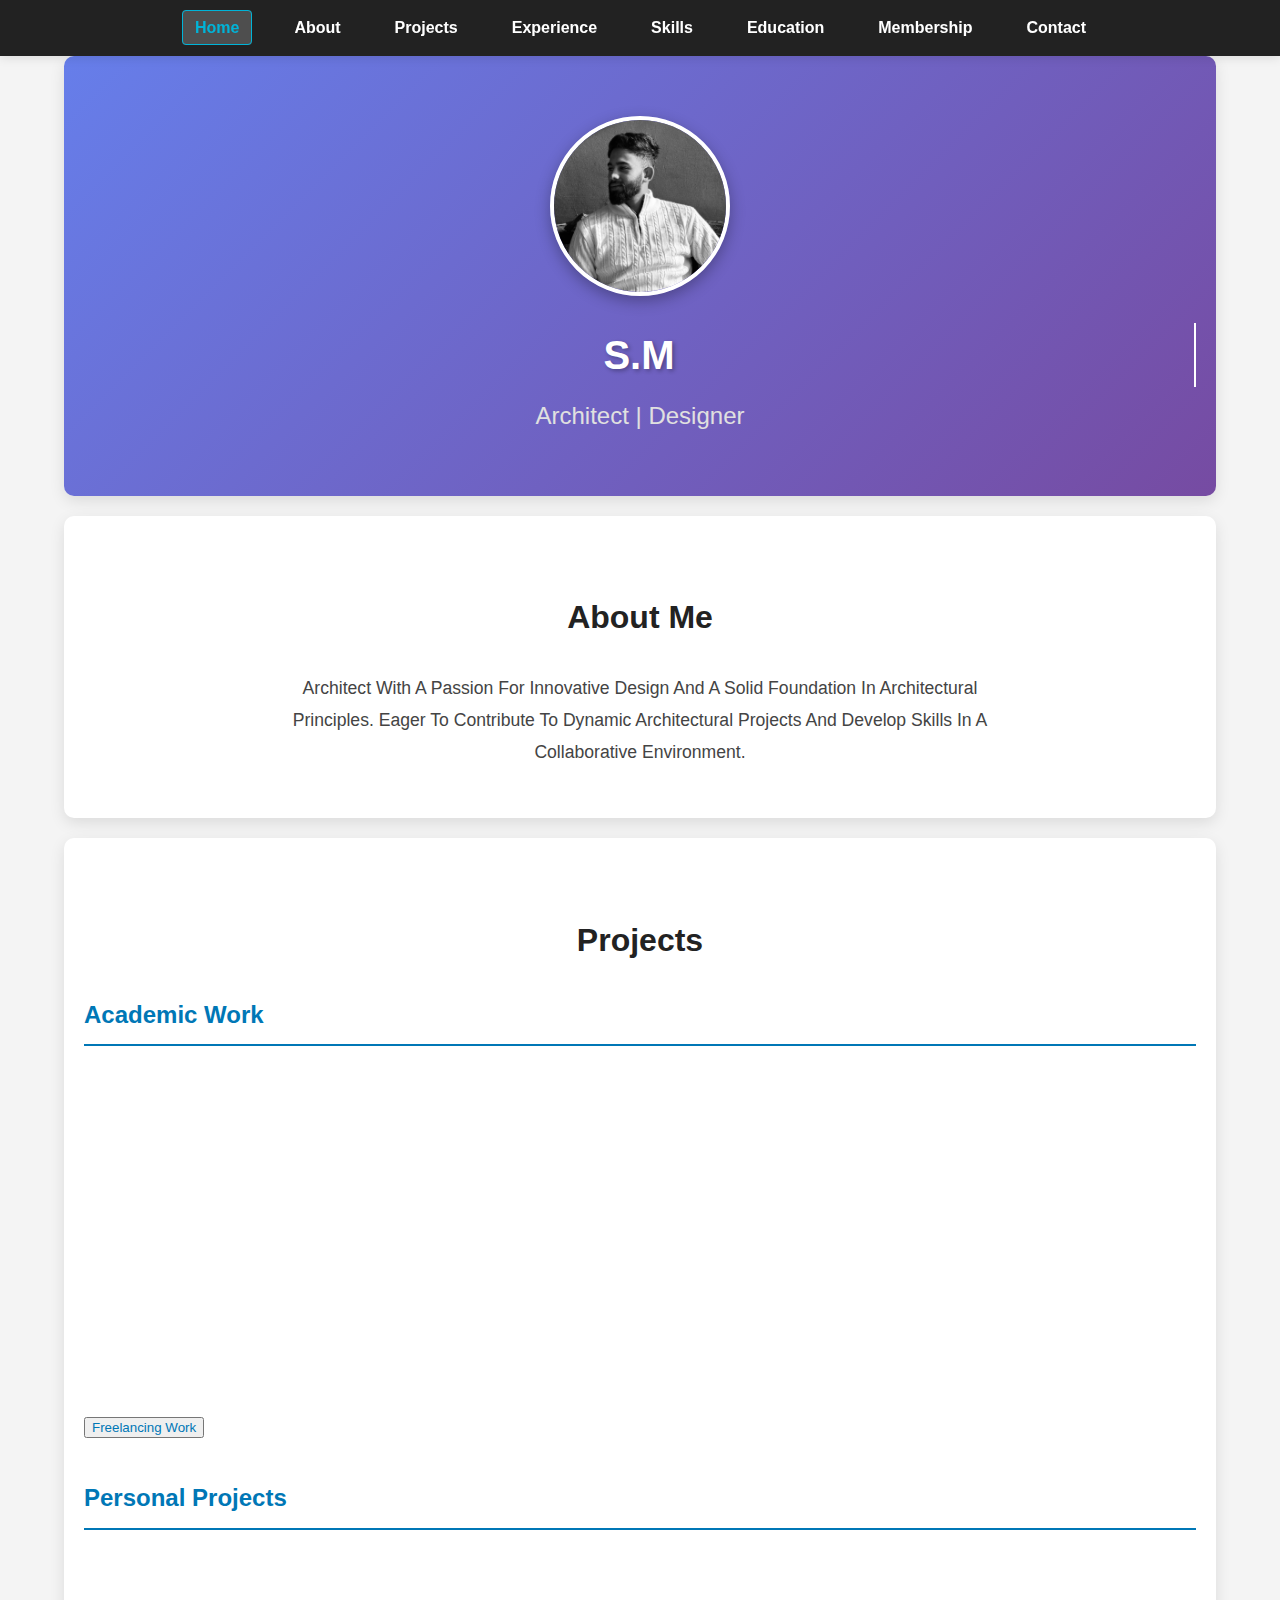
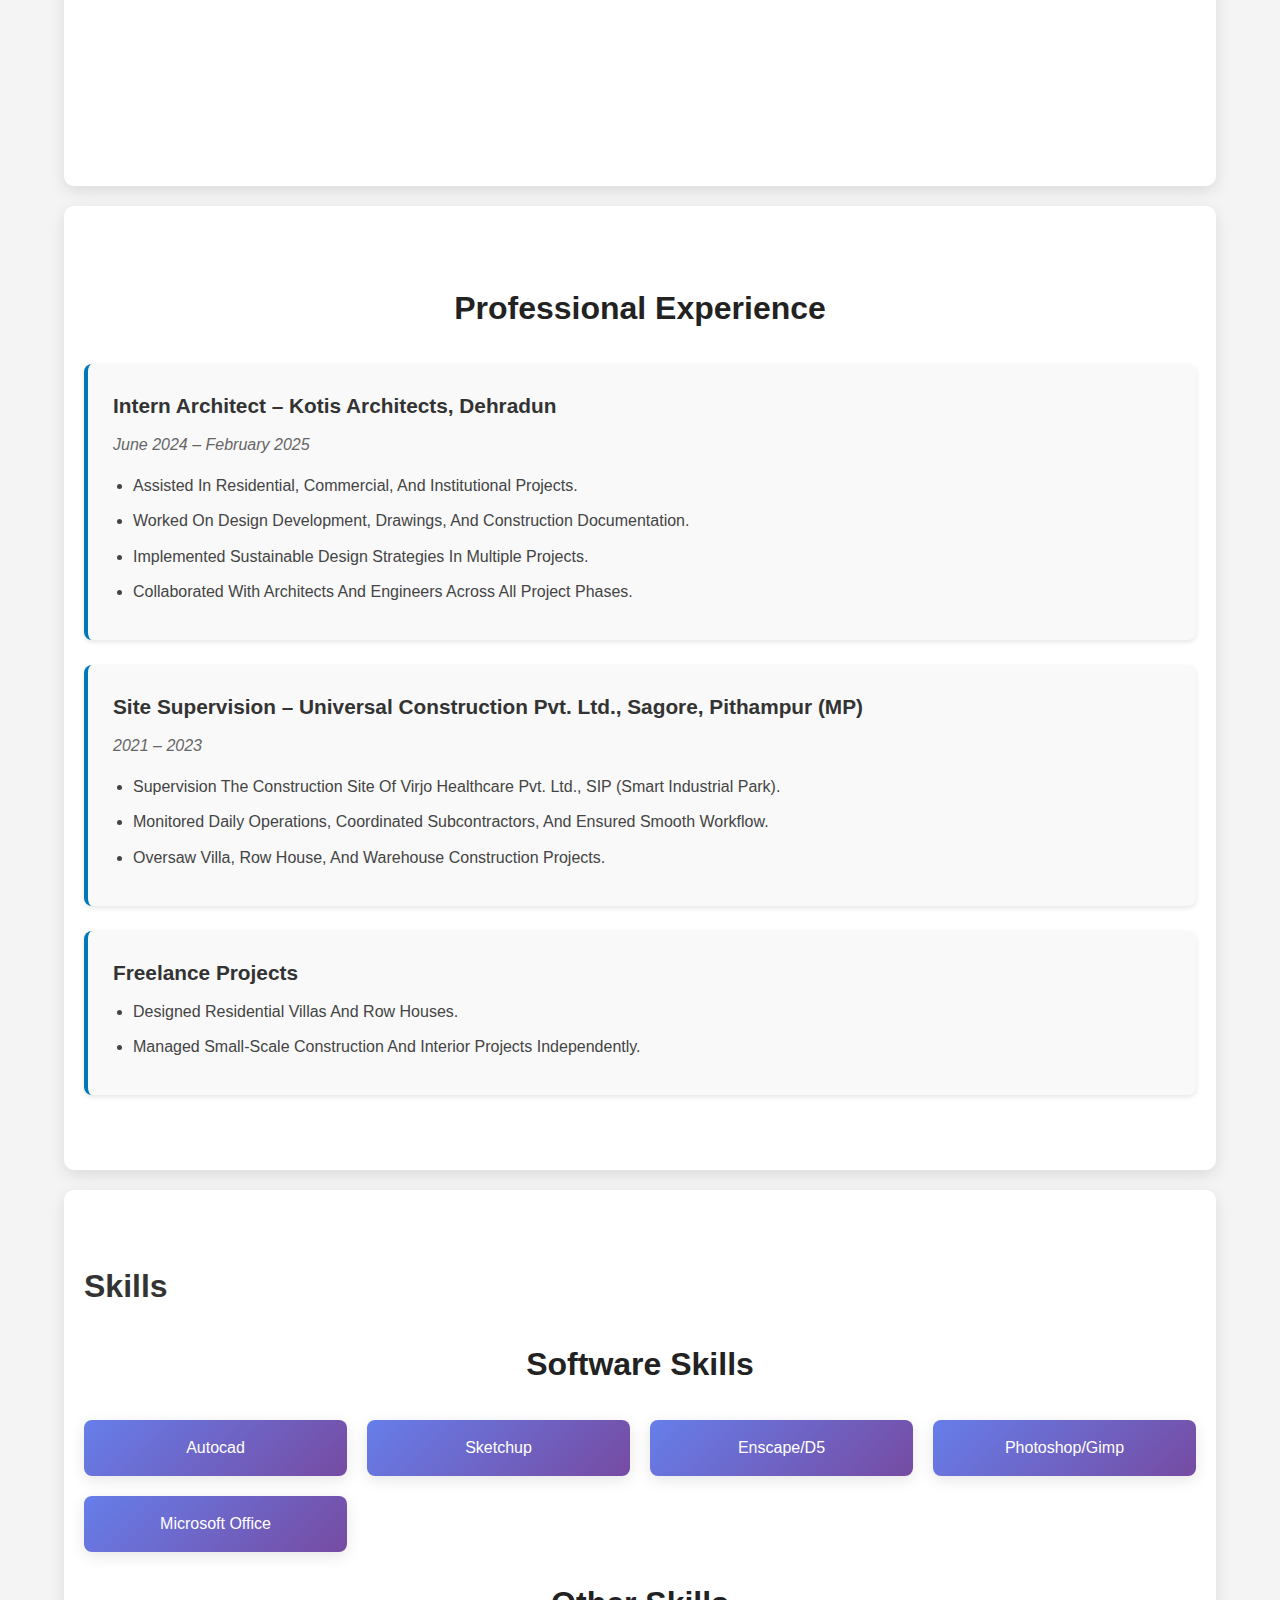
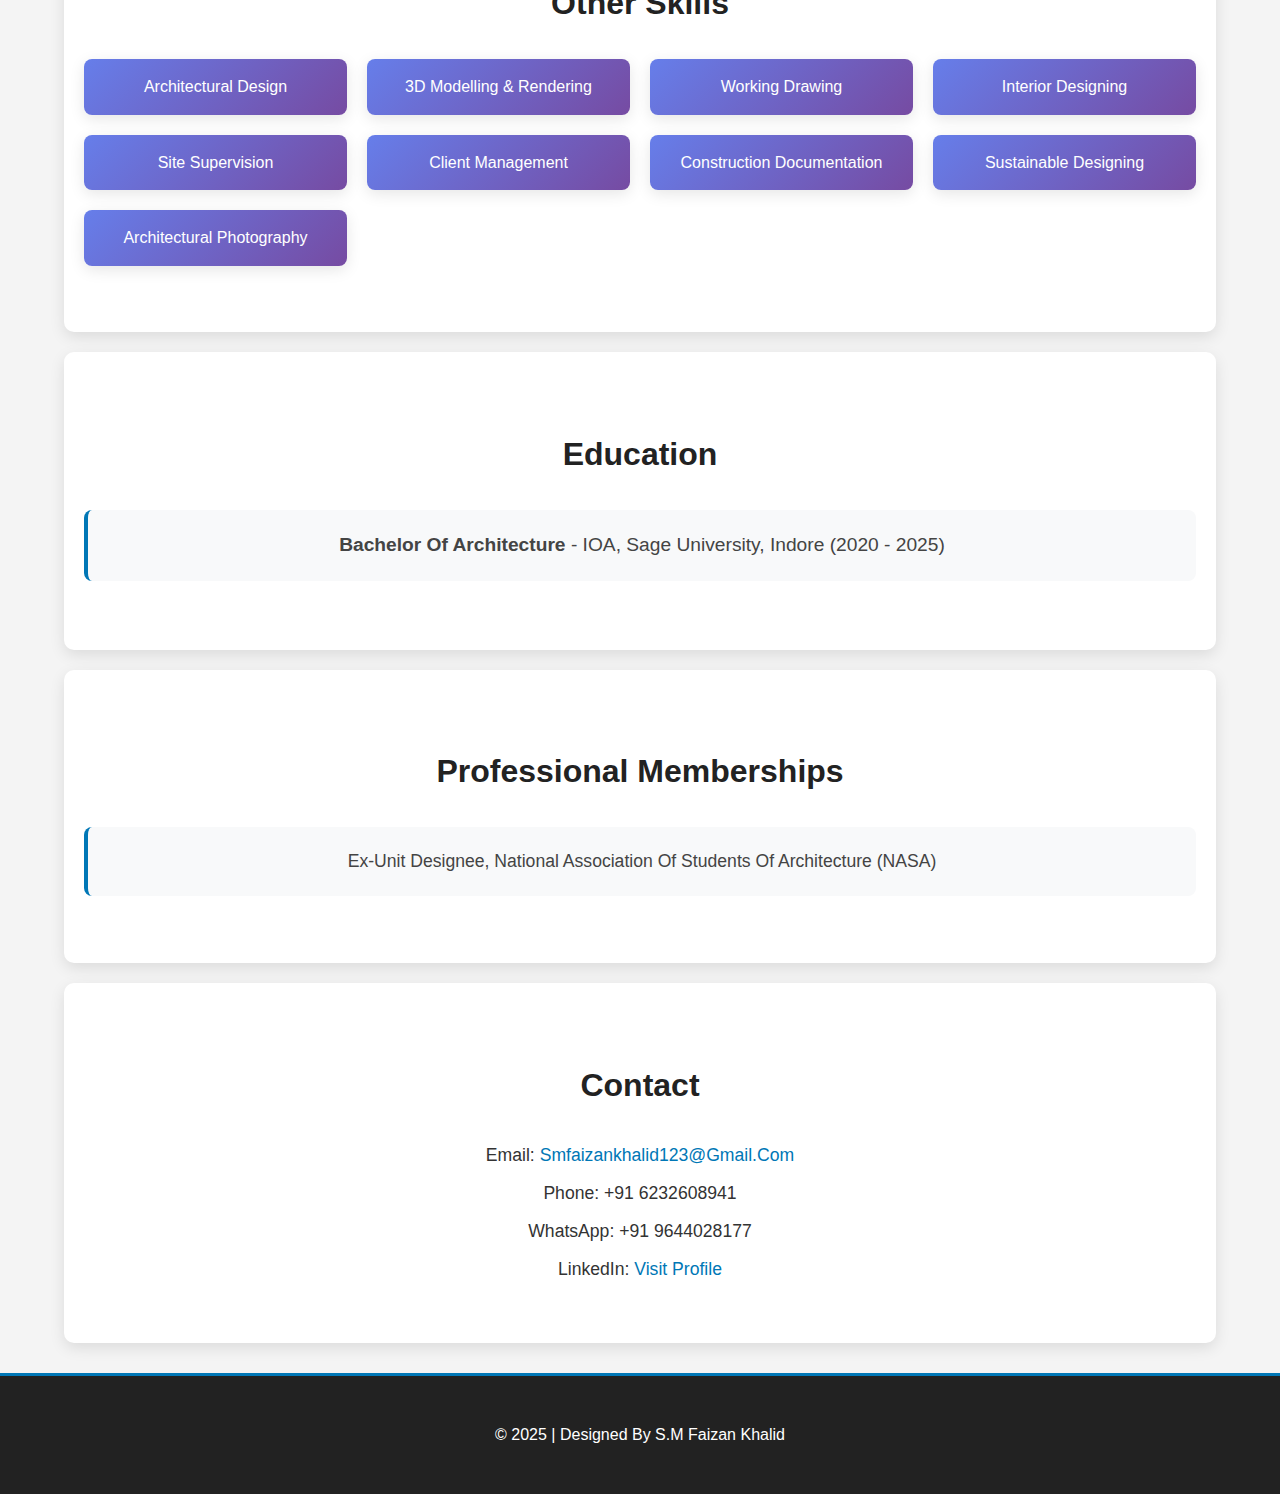
<file: index.html>
<!DOCTYPE html>
<html lang="en">
<head>
  <meta charset="UTF-8">
  <meta name="viewport" content="width=device-width, initial-scale=1.0">
  <title>Faizan Khalid - Portfolio</title>
  <link rel="stylesheet" href="css/style.css">
</head>
<body>
  <!-- Navbar -->
<header>
  <nav>
    <div class="menu-toggle" id="menu-toggle">☰</div>
    <ul id="nav-links">
      <li><a href="#home" class="active">Home</a></li>
      <li><a href="#about">About</a></li>
      <li><a href="#projects">Projects</a></li>
      <li><a href="#experience">Experience</a></li>
      <li><a href="#skills">Skills</a></li>
      <li><a href="#education">Education</a></li>
      <li><a href="#membership">Membership</a></li>
      <li><a href="#contact">Contact</a></li>
    </ul>
  </nav>
</header>
  
  <!-- Home -->
  <section id="home" class="home-section">
    <img src="img/profile.png" alt="S.M Faizan Khalid" class="profile-pic">
    <h1>S.M Faizan Khalid</h1>
    <h2>Architect | Designer</h2>
  </section>
  
  <!-- About -->
  <section id="about">
    <h2>About Me</h2>
    <p>Architect with a passion for innovative design and a solid foundation in architectural principles. 
      Eager to contribute to dynamic architectural projects and develop skills in a collaborative environment.</p>
  </section>
   
  <!-- Projects -->
  <section id="projects">
    <h2>Projects</h2>
    <div class="project-category">
      <h3>Academic Work</h3>
      <div class="project-card"><a href="academic work/7thSemproject/7th-semester_project.html">Bachelor Projects - 7th Semester</a></div>
      <div class="project-card"><a href="academic work/8thSemisterProject/8th-semester_project.html">Bachelor Projects - 8th Semester</a></div>
      <div class="project-card"><a href="academic work/9thsemproject/9thsem.html">profational traning certificat - 9th Semester</a></div>
      <div class="project-card"><a href="academic work/finalYearProject/theses.html">Bachelor Projects - Theses</a></div>
    </div>
    
    <div class="project-category">
      <button><a href="/freelancing project/freelancingproject.html">Freelancing Work</a></button>
    </div>
    <div class="project-category">
      <h3>Personal Projects</h3>
      <div class="project-card"><a href="self_project/self_project/rowHouse.html">Planning & 3D Modelling</a></div>
      <div class="project-card"><a href="self_project/self_project/groundwork.html">Residential Projects - Ground Floor Work</a></div>
    </div>
  </section>
    
  <!-- Experience -->
  <section id="experience">
    <h2>Professional Experience</h2>

    <div class="experience-item">
      <h3>Intern Architect – Kotis Architects, Dehradun</h3>
      <p><em>June 2024 – February 2025</em></p>
      <ul>
        <li>Assisted in residential, commercial, and institutional projects.</li>
        <li>Worked on design development, drawings, and construction documentation.</li>
        <li>Implemented sustainable design strategies in multiple projects.</li>
        <li>Collaborated with architects and engineers across all project phases.</li>
      </ul>
    </div>

    <div class="experience-item">
      <h3>Site Supervision – Universal Construction Pvt. Ltd., Sagore, Pithampur (MP)</h3>
      <p><em>2021 – 2023</em></p>
      <ul>
        <li>Supervision the construction site of Virjo Healthcare Pvt. Ltd., SIP (Smart Industrial Park).</li>
        <li>Monitored daily operations, coordinated subcontractors, and ensured smooth workflow.</li>
        <li>Oversaw villa, row house, and warehouse construction projects.</li>
      </ul>
    </div>

    <div class="experience-item">
      <h3>Freelance Projects</h3>
      <ul>
        <li>Designed residential villas and row houses.</li> 
        <li>Managed small-scale construction and interior projects independently.</li>
      </ul>
    </div>
  </section>
  
  <!-- Skills -->
   <section id="skills">
    <h1>Skills</h1>
   
    <h2>software skills</h2>
    <ul>
    <li>Autocad</li>
    <li> Sketchup </li>
    <li>  Enscape/D5 </li>
    <li>  Photoshop/Gimp</li>
    <li> Microsoft Office  </li>

    </ul>
     <h2>other skills</h2>
    <ul>
      <li>Architectural Design</li>
      <li>3D Modelling & Rendering</li>
      <li>Working Drawing</li>
      <li>Interior Designing</li>
      <li>Site Supervision</li>
      <li>Client Management</li>
      <li>Construction Documentation</li>
      <li>Sustainable Designing</li>
      <li>Architectural Photography</li>
    </ul>
  </section>
  
  <!-- Education -->
  <section id="education">
    <h2>Education</h2>
    <p><b>Bachelor of Architecture</b> - IOA, Sage University, Indore (2020 - 2025)</p>
  </section>
  
  <!-- Membership -->
  <section id="membership">
    <h2>Professional Memberships</h2>
    <p>Ex-Unit Designee, National Association of Students of Architecture (NASA)</p>
  </section>
  
  <!-- Contact -->
  <section id="contact">
    <h2>Contact</h2>
    <p>Email: <a href="mailto:smfaizankhalid123@gmail.com">smfaizankhalid123@gmail.com</a></p>
    <p>Phone: +91 6232608941</p>
    <p>WhatsApp: +91 9644028177</p>
    <p>LinkedIn: <a href="https://www.linkedin.com/in/sm-faizan-khalid-453b69214" target="_blank">Visit Profile</a></p>
  </section>
  
  <footer>
    <p>© 2025 | Designed by S.M Faizan Khalid</p>
  </footer>
</body>
<script defer src="javascript/script.js"></script>
<script>
  const toggle = document.getElementById('menu-toggle');
  const navLinks = document.getElementById('nav-links');

  toggle.addEventListener('click', () => {
    navLinks.classList.toggle('show');
  });
</script>

</html>
</file>
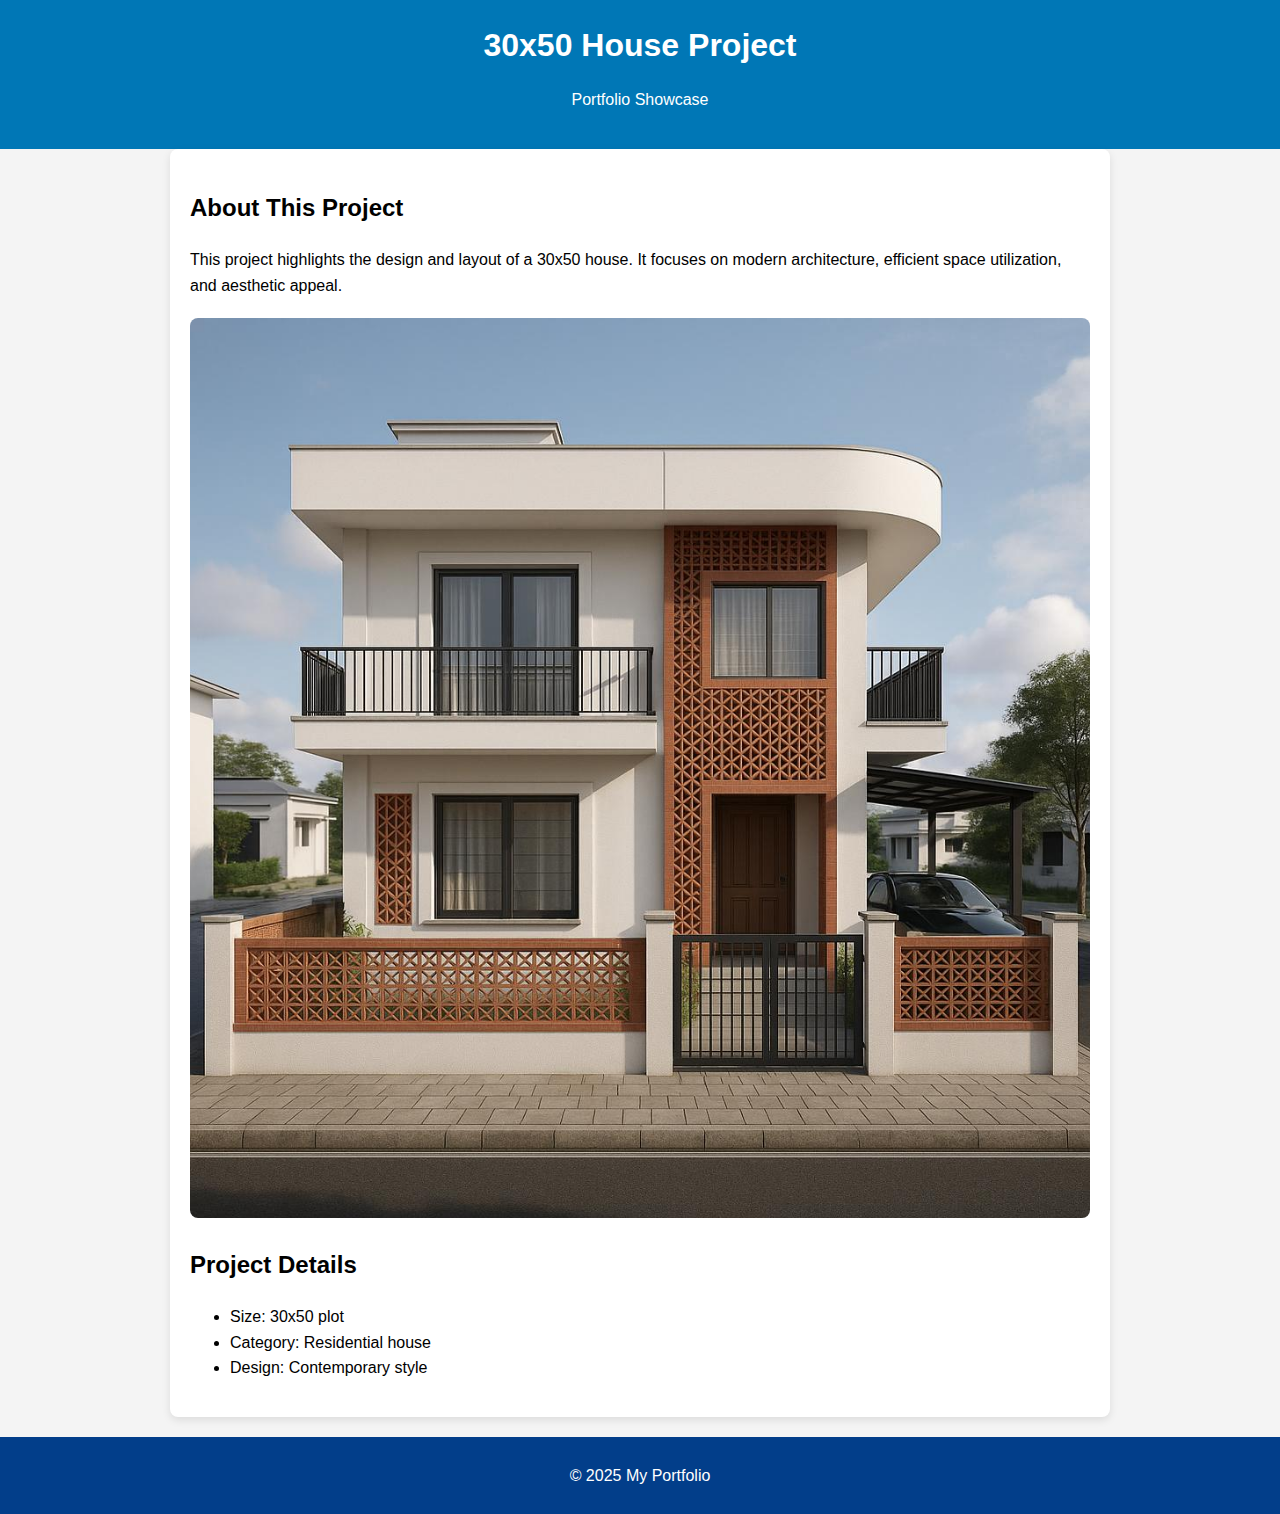
<file: freelancing project/villa.html>
<!DOCTYPE html>
<html lang="en">
<head>
  <meta charset="UTF-8">
  <meta name="viewport" content="width=device-width, initial-scale=1.0">
  <title>House Portfolio</title>
  <link rel="stylesheet" href="villa.css">
</head>
<body>
  <header>
    <h1>30x50 House Project</h1>
    <p>Portfolio Showcase</p>
  </header>

  <section>
    <h2>About This Project</h2>
    <p>
      This project highlights the design and layout of a 30x50 house. 
      It focuses on modern architecture, efficient space utilization, and aesthetic appeal.
    </p>

    <div class="image-container">
      <img src="/freelancing project/villa img/WhatsApp Image 2025-08-17 at 23.10.45_40865810.jpg" alt="30x50 House">
    </div>

    <h2>Project Details</h2>
    <ul>
      <li>Size: 30x50 plot</li>
      <li>Category: Residential house</li>
      <li>Design: Contemporary style</li>
    </ul>
  </section>

  <footer>
    <p>&copy; 2025 My Portfolio</p>
  </footer>
</body>
</html>
</file>
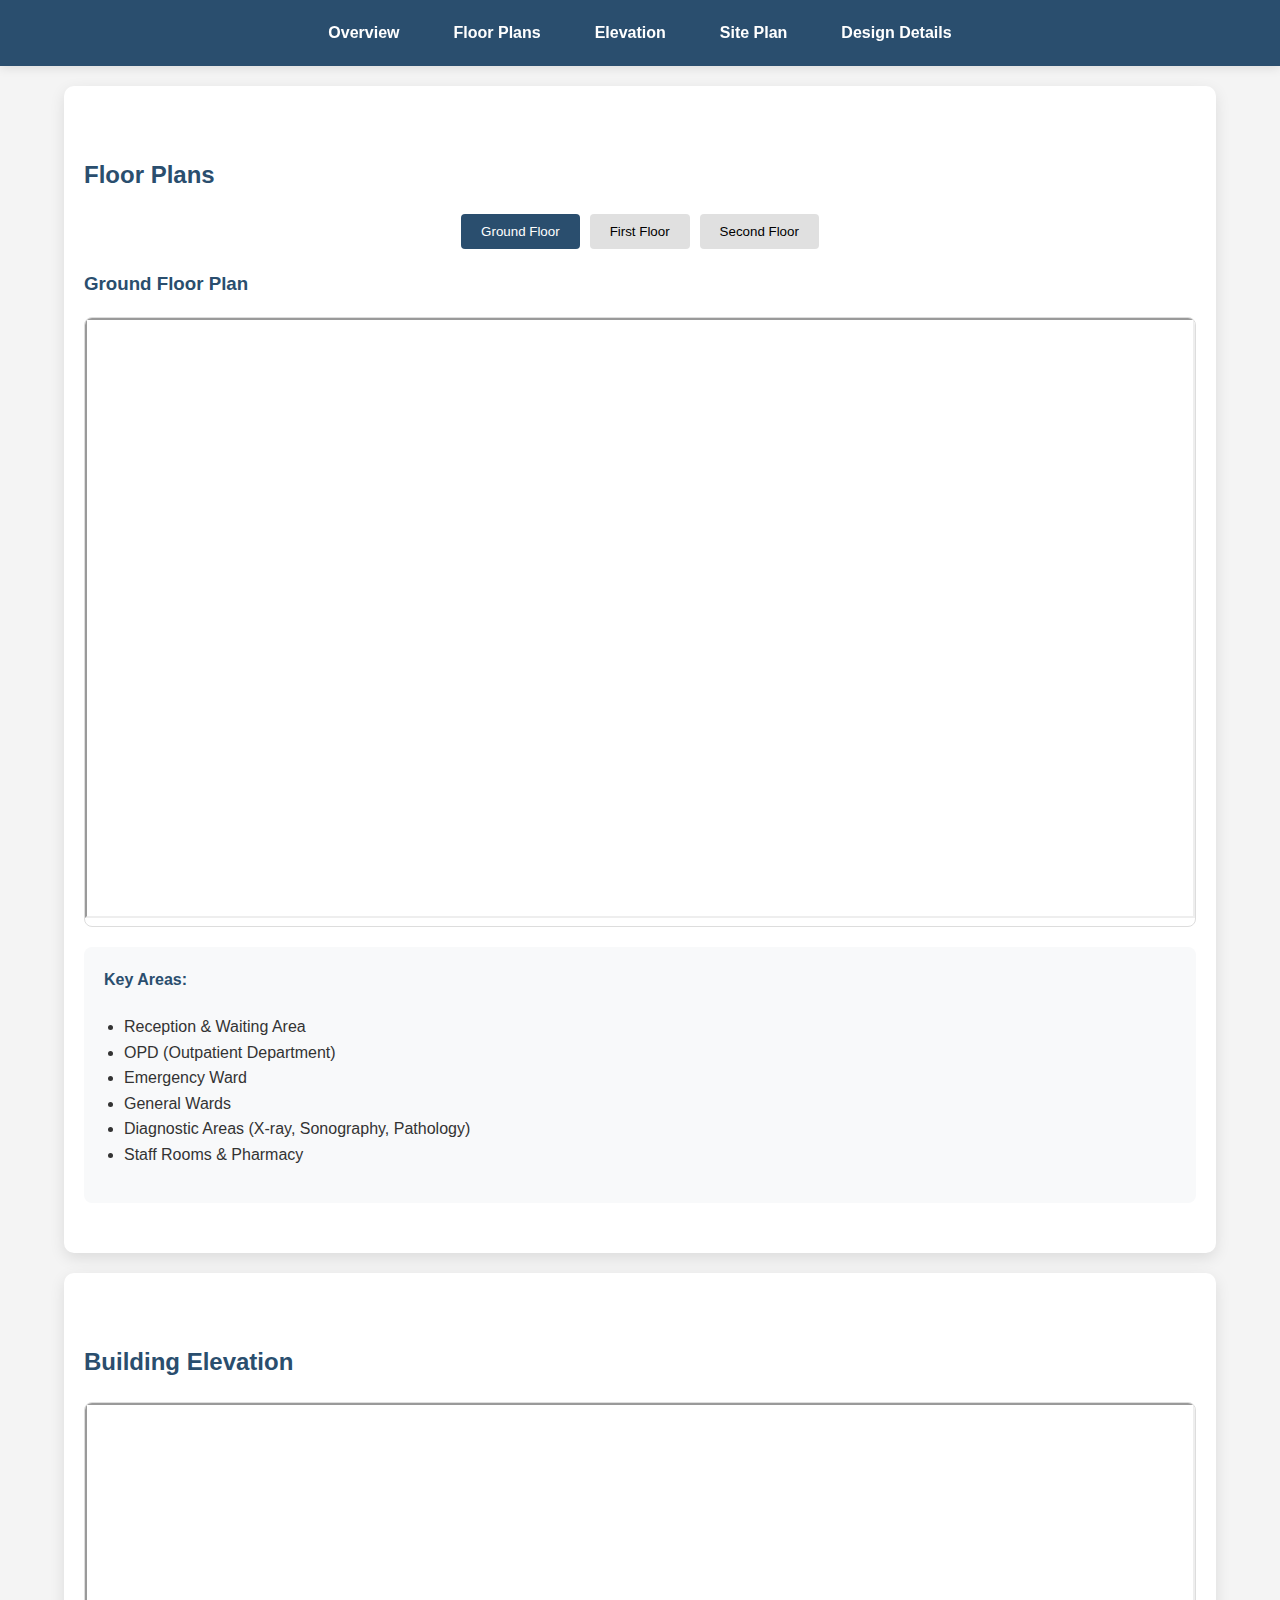
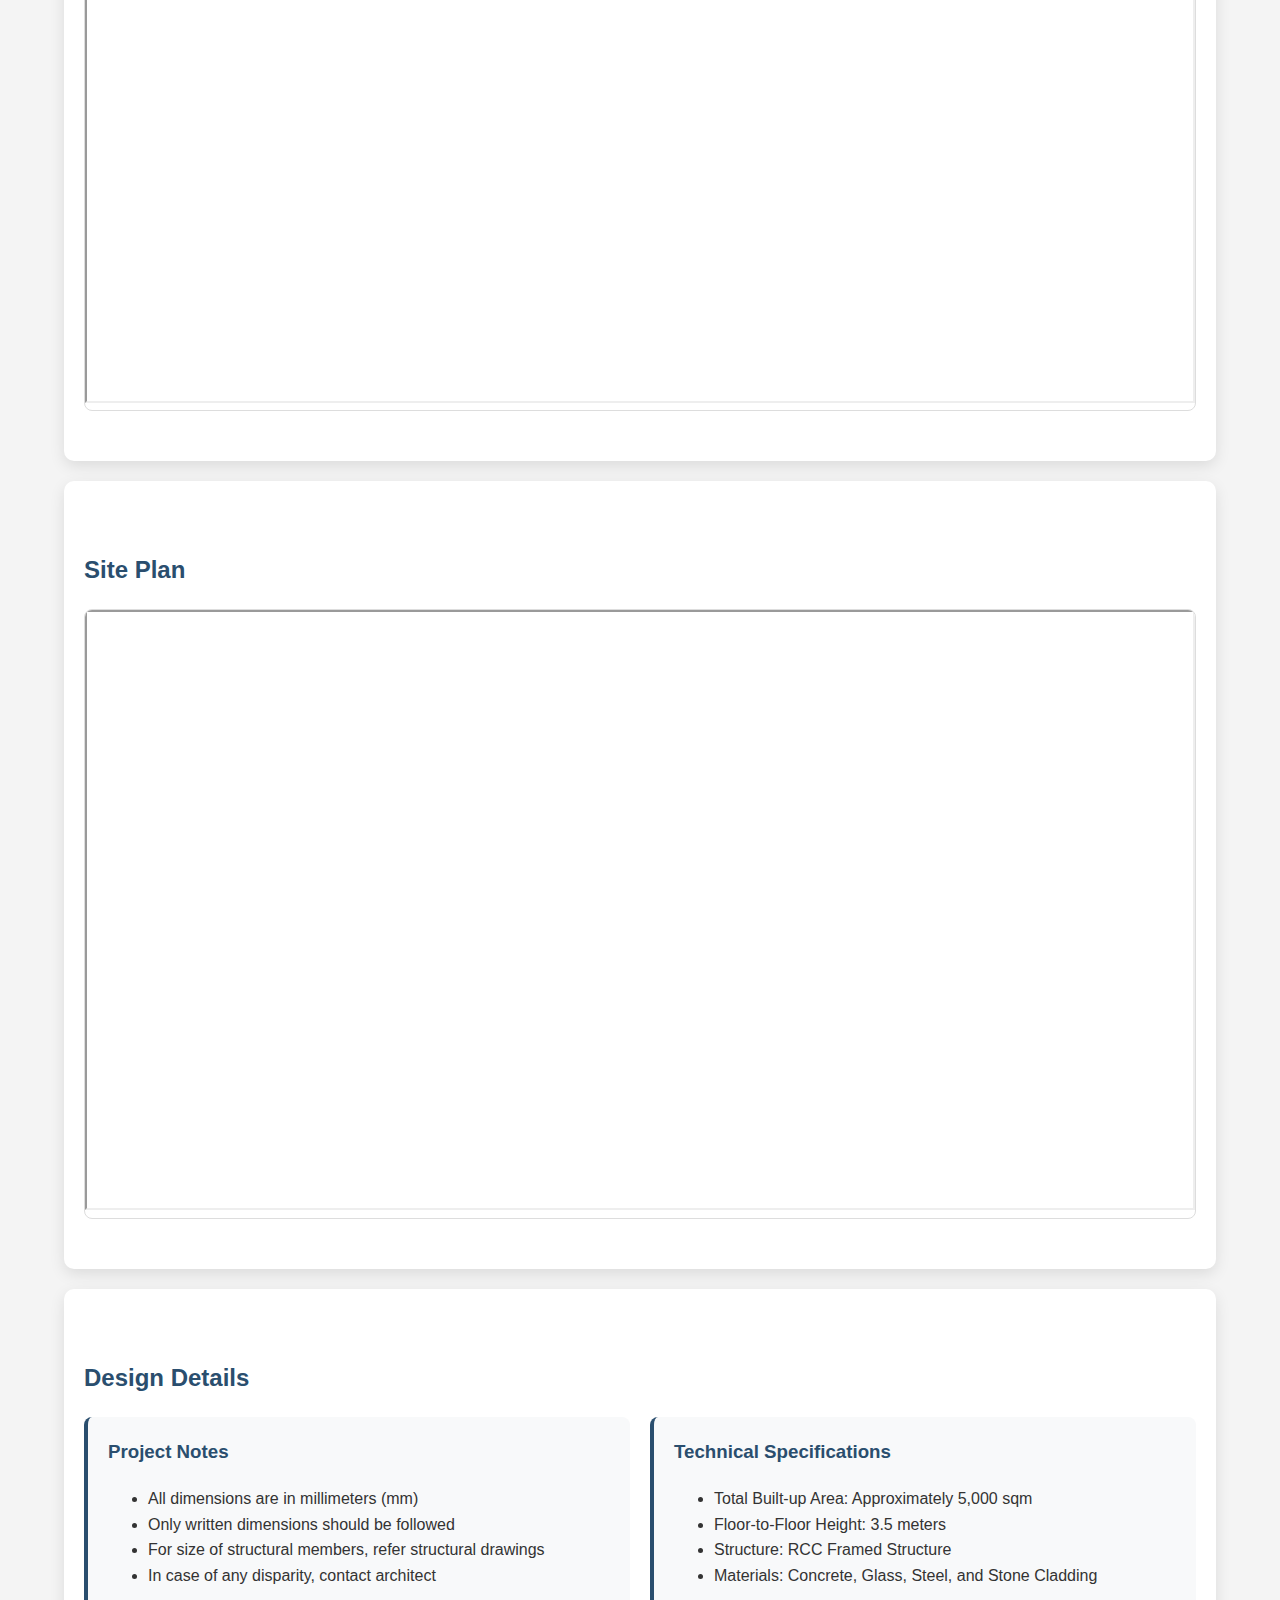
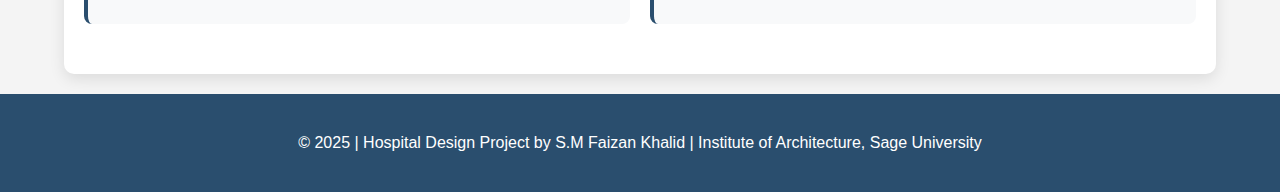
<file: academic work/7thSemproject/7th-semester_project.html>
<!DOCTYPE html>
<html lang="en">
<head>
  <meta charset="UTF-8">
  <meta name="viewport" content="width=device-width, initial-scale=1.0">
  <title>Hospital Design Project | S.M Faizan Khalid</title>
  <link rel="stylesheet" href="style.css">
</head>
<body>
  
  <!-- Navbar -->
  <header>
    <nav>
      <ul>
        <li><a href="#overview">Overview</a></li>
        <li><a href="#floors">Floor Plans</a></li>
        <li><a href="#elevation">Elevation</a></li>
        <li><a href="#siteplan">Site Plan</a></li>
        <li><a href="#details">Design Details</a></li>
      </ul>
    </nav>
  </header>
  
  <!-- Project Overview -->
    
  <!-- Floor Plans -->
  <section id="floors">
    <h2>Floor Plans</h2>
    <div class="floor-plans">
      <div class="floor-tabs">
        <button class="tab-btn active" onclick="openFloor('ground')">Ground Floor</button>
        <button class="tab-btn" onclick="openFloor('first')">First Floor</button>
        <button class="tab-btn" onclick="openFloor('second')">Second Floor</button>
      </div>
      
      <div id="ground" class="floor-content active">
        <h3>Ground Floor Plan</h3>
        <div class="plan-container">
          <iframe src="HOSPITAL DESIGN 7Tth Semestergroundf-Model.pdf" width="100%" height="600px"></iframe>
        </div>
        <div class="floor-details">
          <h4>Key Areas:</h4>
          <ul>
            <li>Reception & Waiting Area</li>
            <li>OPD (Outpatient Department)</li>
            <li>Emergency Ward</li>
            <li>General Wards</li>
            <li>Diagnostic Areas (X-ray, Sonography, Pathology)</li>
            <li>Staff Rooms & Pharmacy</li>
          </ul>
        </div>
      </div>
      
      <div id="first" class="floor-content">
        <h3>First Floor Plan</h3>
        <div class="plan-container">
          <iframe src="HOSPITAL DESIGN 7Tth Semesterfirstf-Model.pdf" width="100%" height="600px"></iframe>
        </div>
        <div class="floor-details">
          <h4>Key Areas:</h4>
          <ul>
            <li>Cardiac Ward</li>
            <li>ENT Ward</li>
            <li>Orthopedic Ward</li>
            <li>Gynec Ward</li>
            <li>Nurse Station</li>
            <li>Doctor Cabins</li>
          </ul>
        </div>
      </div>
      
      <div id="second" class="floor-content">
        <h3>Second Floor Plan</h3>
        <div class="plan-container">
          <iframe src="HOSPITAL DESIGN 7Tth Semestersecondf-Model.pdf" width="100%" height="600px"></iframe>
        </div>
        <div class="floor-details">
          <h4>Key Areas:</h4>
          <ul>
            <li>Cardiac Operation Theaters</li>
            <li>Gynec Operation Theaters</li>
            <li>General Operation Theater</li>
            <li>ICU (Intensive Care Unit)</li>
            <li>Private & Semi-Private Rooms</li>
            <li>Clean Utility & Disposal Areas</li>
          </ul>
        </div>
      </div>
    </div>
  </section>
  
  <!-- Elevation -->
  <section id="elevation">
    <h2>Building Elevation</h2>
    <div class="elevation-container">
      <iframe src="HOSPITAL DESIGN 7Tth Semesterelevation-Model.pdf" width="100%" height="600px"></iframe>
    </div>
  </section>
  
  <!-- Site Plan -->
  <section id="siteplan">
    <h2>Site Plan</h2>
    <div class="siteplan-container">
      <iframe src="HOSPITAL DESIGN 7Tth Semestersiteplan-Model.pdf" width="100%" height="600px"></iframe>
    </div>
  </section>
  
  <!-- Design Details -->
  <section id="details">
    <h2>Design Details</h2>
    <div class="design-details">
      <div class="detail-card">
        <h3>Project Notes</h3>
        <ul>
          <li>All dimensions are in millimeters (mm)</li>
          <li>Only written dimensions should be followed</li>
          <li>For size of structural members, refer structural drawings</li>
          <li>In case of any disparity, contact architect</li>
        </ul>
      </div>
      <div class="detail-card">
        <h3>Technical Specifications</h3>
        <ul>
          <li>Total Built-up Area: Approximately 5,000 sqm</li>
          <li>Floor-to-Floor Height: 3.5 meters</li>
          <li>Structure: RCC Framed Structure</li>
          <li>Materials: Concrete, Glass, Steel, and Stone Cladding</li>
        </ul>
      </div>
    </div>
  </section>
  
  <footer>
    <p>© 2025 | Hospital Design Project by S.M Faizan Khalid | Institute of Architecture, Sage University</p>
  </footer>

  <script src="script.js"></script>
</body>
</html>
</file>
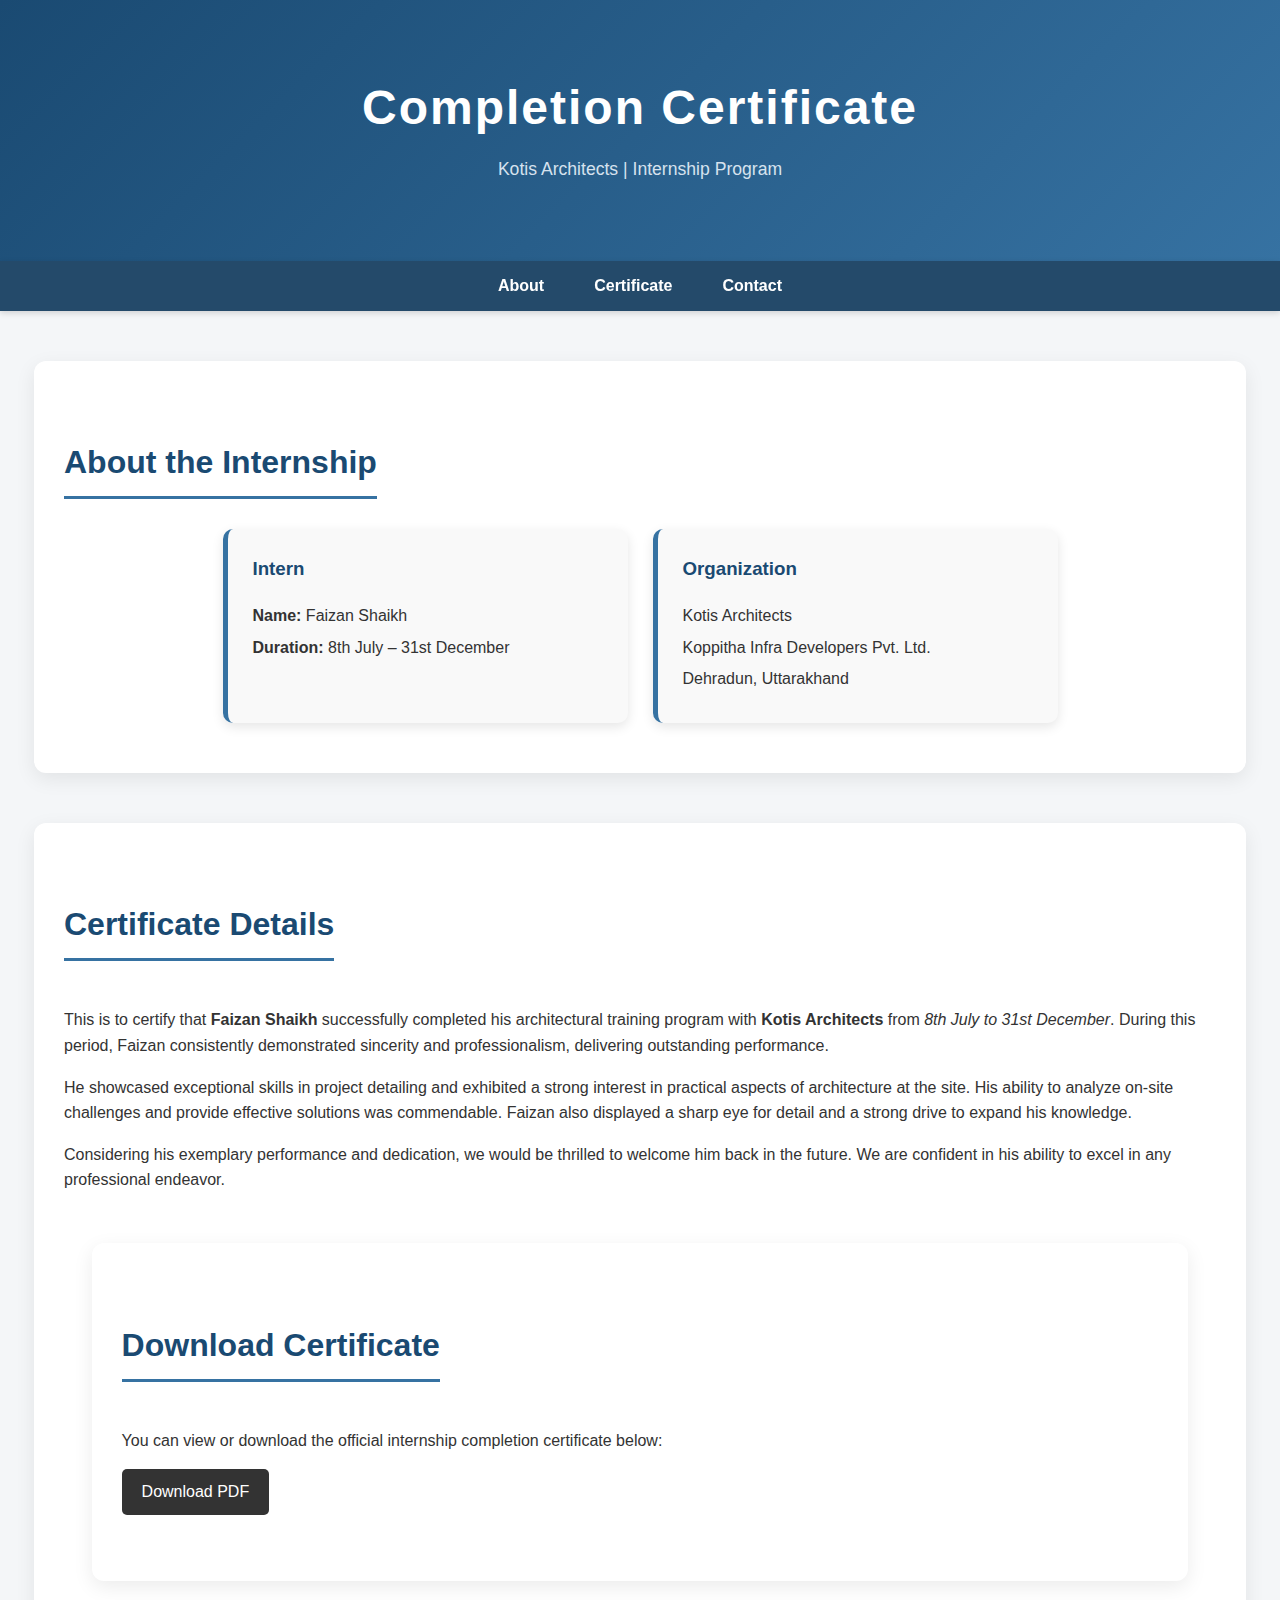
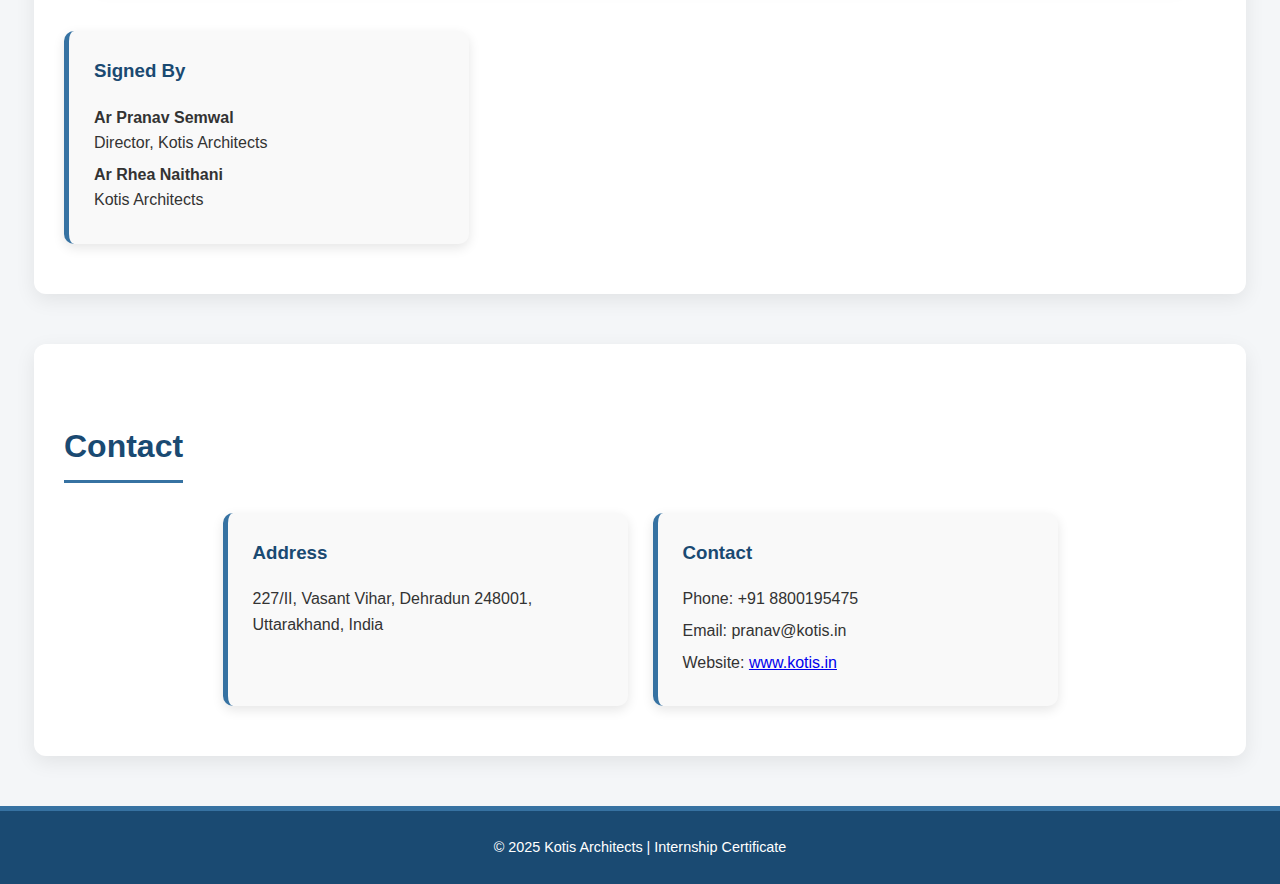
<file: academic work/9thsemproject/9thsem.html>
<!DOCTYPE html>
<html lang="en">
<head>
  <meta charset="UTF-8">
  <meta name="viewport" content="width=device-width, initial-scale=1.0">
  <title>Internship Completion Certificate</title>
  <link rel="stylesheet" href="/academic work/9thsemproject/css.css">
</head>
<body>

  <!-- Header -->
  <header class="project-header">
    <h1>Completion Certificate</h1>
    <p>Kotis Architects | Internship Program</p>
  </header>

  <!-- Navigation -->
  <nav>
    <ul>
      <li><a href="#about">About</a></li>
      <li><a href="#certificate">Certificate</a></li>
      <li><a href="#contact">Contact</a></li>
    </ul>
  </nav>

  <!-- About Section -->
  <section id="about" class="content-section">
    <h2>About the Internship</h2>
    <div class="project-info">
      <div class="info-card">
        <h3>Intern</h3>
        <p><strong>Name:</strong> Faizan Shaikh</p>
        <p><strong>Duration:</strong> 8th July – 31st December</p>
      </div>
      <div class="info-card">
        <h3>Organization</h3>
        <p>Kotis Architects</p>
        <p>Koppitha Infra Developers Pvt. Ltd.</p>
        <p>Dehradun, Uttarakhand</p>
      </div>
    </div>
  </section>

  <!-- Certificate Section -->
  <section id="certificate" class="content-section">
    <h2>Certificate Details</h2>
    <p>
      This is to certify that <strong>Faizan Shaikh</strong> successfully completed his
      architectural training program with <strong>Kotis Architects</strong> from
      <em>8th July to 31st December</em>. During this period, Faizan consistently
      demonstrated sincerity and professionalism, delivering outstanding performance.
    </p>
    <p>
      He showcased exceptional skills in project detailing and exhibited a strong
      interest in practical aspects of architecture at the site. His ability to analyze
      on-site challenges and provide effective solutions was commendable. Faizan also
      displayed a sharp eye for detail and a strong drive to expand his knowledge.
    </p>
    <p>
      Considering his exemplary performance and dedication, we would be thrilled to
      welcome him back in the future. We are confident in his ability to excel in any
      professional endeavor.
    </p>
  <!-- PDF Certificate Section -->
  <section id="pdf" class="content-section">
    <h2>Download Certificate</h2>
    <p>You can view or download the official internship completion certificate below:</p>

    <!-- Embed PDF in page -->
    <!-- Download link -->
    <p style="margin-top: 10px;">
      <a href="/academic work/9thsemproject/Completion Letter_Faizan Shaikh.pdf" download class="download-btn">Download PDF</a>
    </p>
  </section>



    <div class="info-card">
      <h3>Signed By</h3>
      <p><strong>Ar Pranav Semwal</strong><br>Director, Kotis Architects</p>
       <p><strong>Ar Rhea Naithani</strong><br>Kotis Architects</p>
    </div>
  </section>

  <!-- Contact Section -->
  <section id="contact" class="content-section">
    <h2>Contact</h2>
    <div class="project-info">
      <div class="info-card">
        <h3>Address</h3>
        <p>227/II, Vasant Vihar, Dehradun 248001, Uttarakhand, India</p>
      </div>
      <div class="info-card">
        <h3>Contact</h3>
        <p>Phone: +91 8800195475</p>
        <p>Email: pranav@kotis.in</p>
        <p>Website: <a href="http://www.kotis.in" target="_blank">www.kotis.in</a></p>
      </div>
    </div>
  </section>

  <!-- Footer -->
  <footer>
    &copy; 2025 Kotis Architects | Internship Certificate
  </footer>

</body>
</html>
</file>
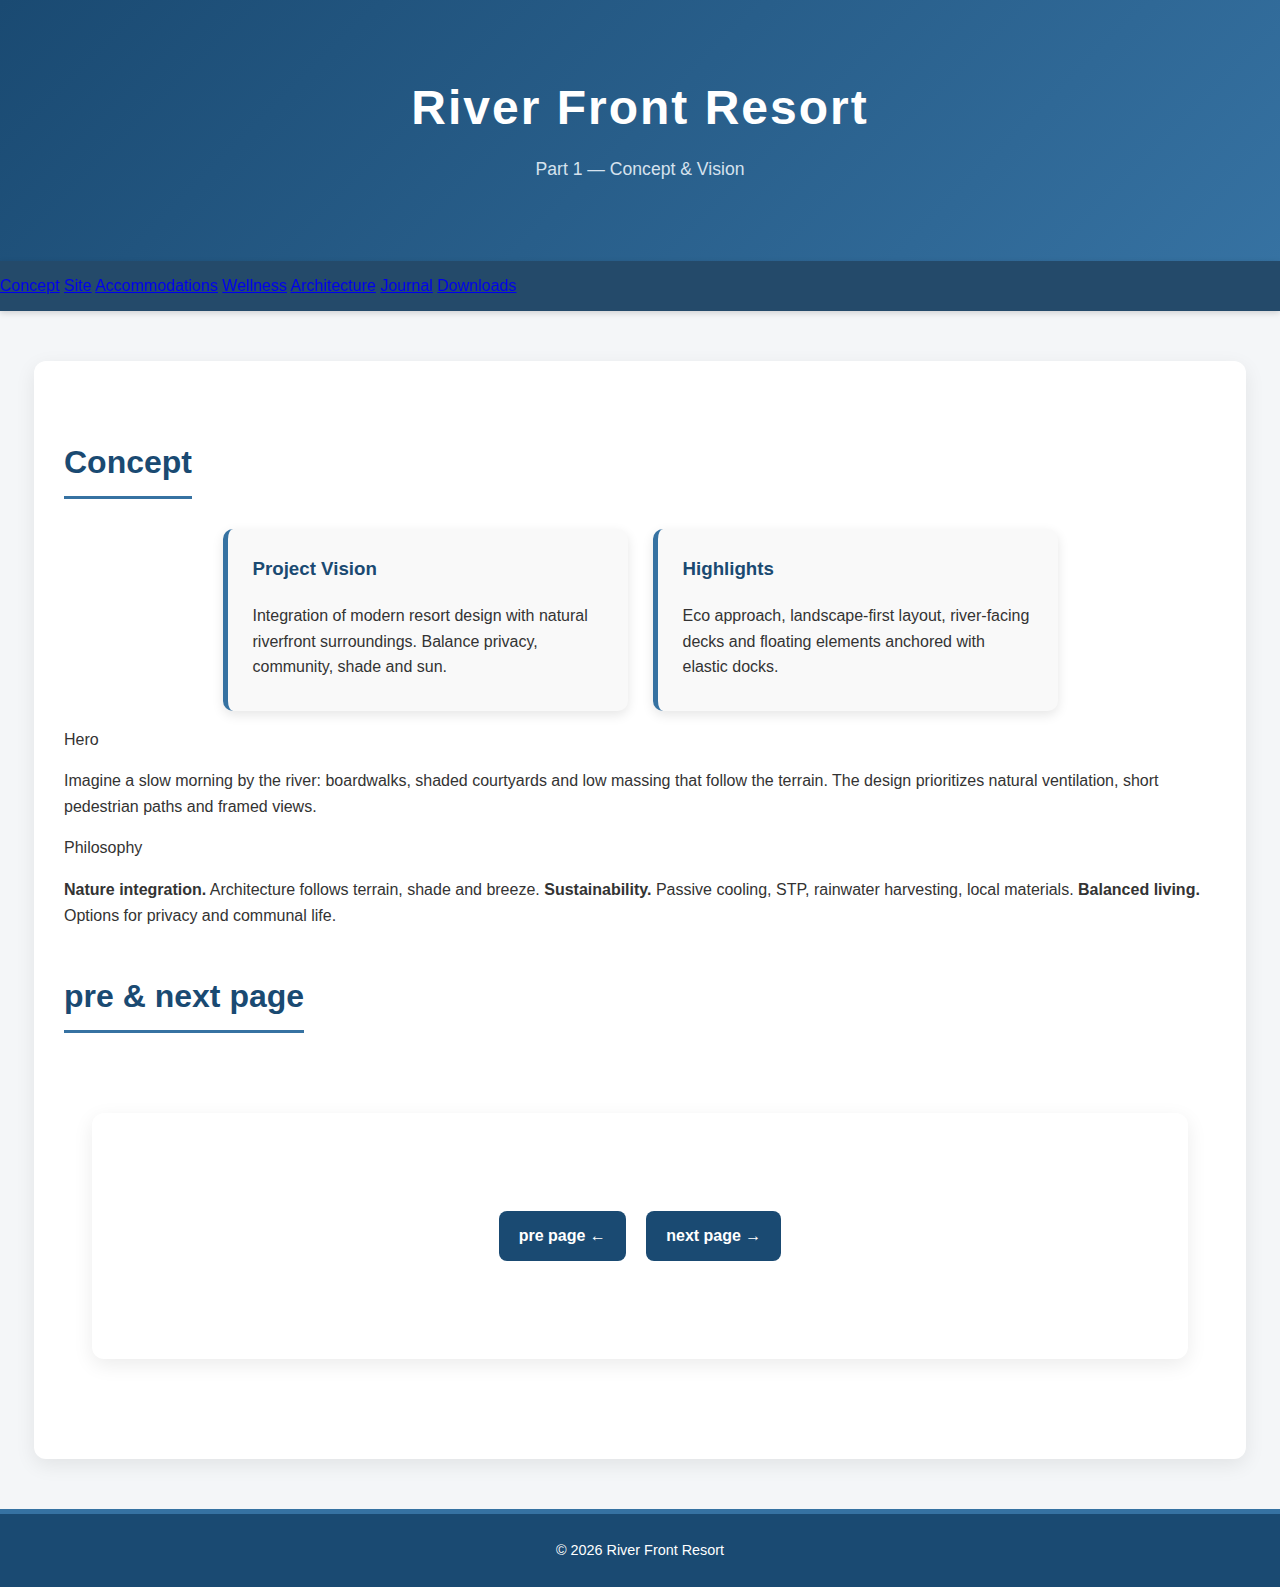
<file: academic work/finalYearProject/part1.html>
<!DOCTYPE html>
<html lang="en">
<head>
  <meta charset="utf-8"/>
  <meta name="viewport" content="width=device-width,initial-scale=1"/>
  <title>River Front Resort — Portfolio</title>
  <link rel="stylesheet" href="theses.css"/>
</head>
<body>
  <header class="project-header">
    <h1>River Front Resort</h1>
    <p class="lead">Part 1 — Concept & Vision</p>
  </header>

  <nav class="primary" aria-label="primary">
    <div class="nav-row">
      <a href="part1.html">Concept</a>
      <a href="part2.html">Site</a>
      <a href="part3.html">Accommodations</a>
      <a href="part4.html">Wellness</a>
      <a href="part5.html">Architecture</a>
      <a href="part6.html">Journal</a>
      <a href="part7.html">Downloads</a>
    </div>
  </nav>

  <main>
    <section class="content-section">
      <h2>Concept</h2>
      <div class="project-info">
        <article class="info-card">
          <h3>Project Vision</h3>
          <p>Integration of modern resort design with natural riverfront surroundings. Balance privacy, community, shade and sun.</p>
        </article>
        <article class="info-card">
          <h3>Highlights</h3>
          <p>Eco approach, landscape-first layout, river-facing decks and floating elements anchored with elastic docks.</p>
        </article>
      </div>

      <div class="hr"></div>

      <div class="two-col">
        <p class="kicker">Hero</p>
        <p>Imagine a slow morning by the river: boardwalks, shaded courtyards and low massing that follow the terrain. The design prioritizes natural ventilation, short pedestrian paths and framed views.</p>

        <p class="kicker">Philosophy</p>
        <p><strong>Nature integration.</strong> Architecture follows terrain, shade and breeze. <strong>Sustainability.</strong> Passive cooling, STP, rainwater harvesting, local materials. <strong>Balanced living.</strong> Options for privacy and communal life.</p>
      </div>
          <h2>pre & next page</h2>
    <div class="plans-container">
           <!-- pre & naxt planButton -->
<section id="site-plan" class="content-section">
  <div style="text-align:center; margin: 40px 0;">
    <a href="theses.html" class="nav-btn">pre page ←</a>
  <a href="part2.html" class="nav-btn">next page →</a>
  </div>


</section>
    
</main>
  <!-- footer start  -->
  <footer>© <span id="year"></span> River Front Resort</footer>
  <script>document.getElementById('year').textContent=new Date().getFullYear();</script>
</body>
</html>
</file>
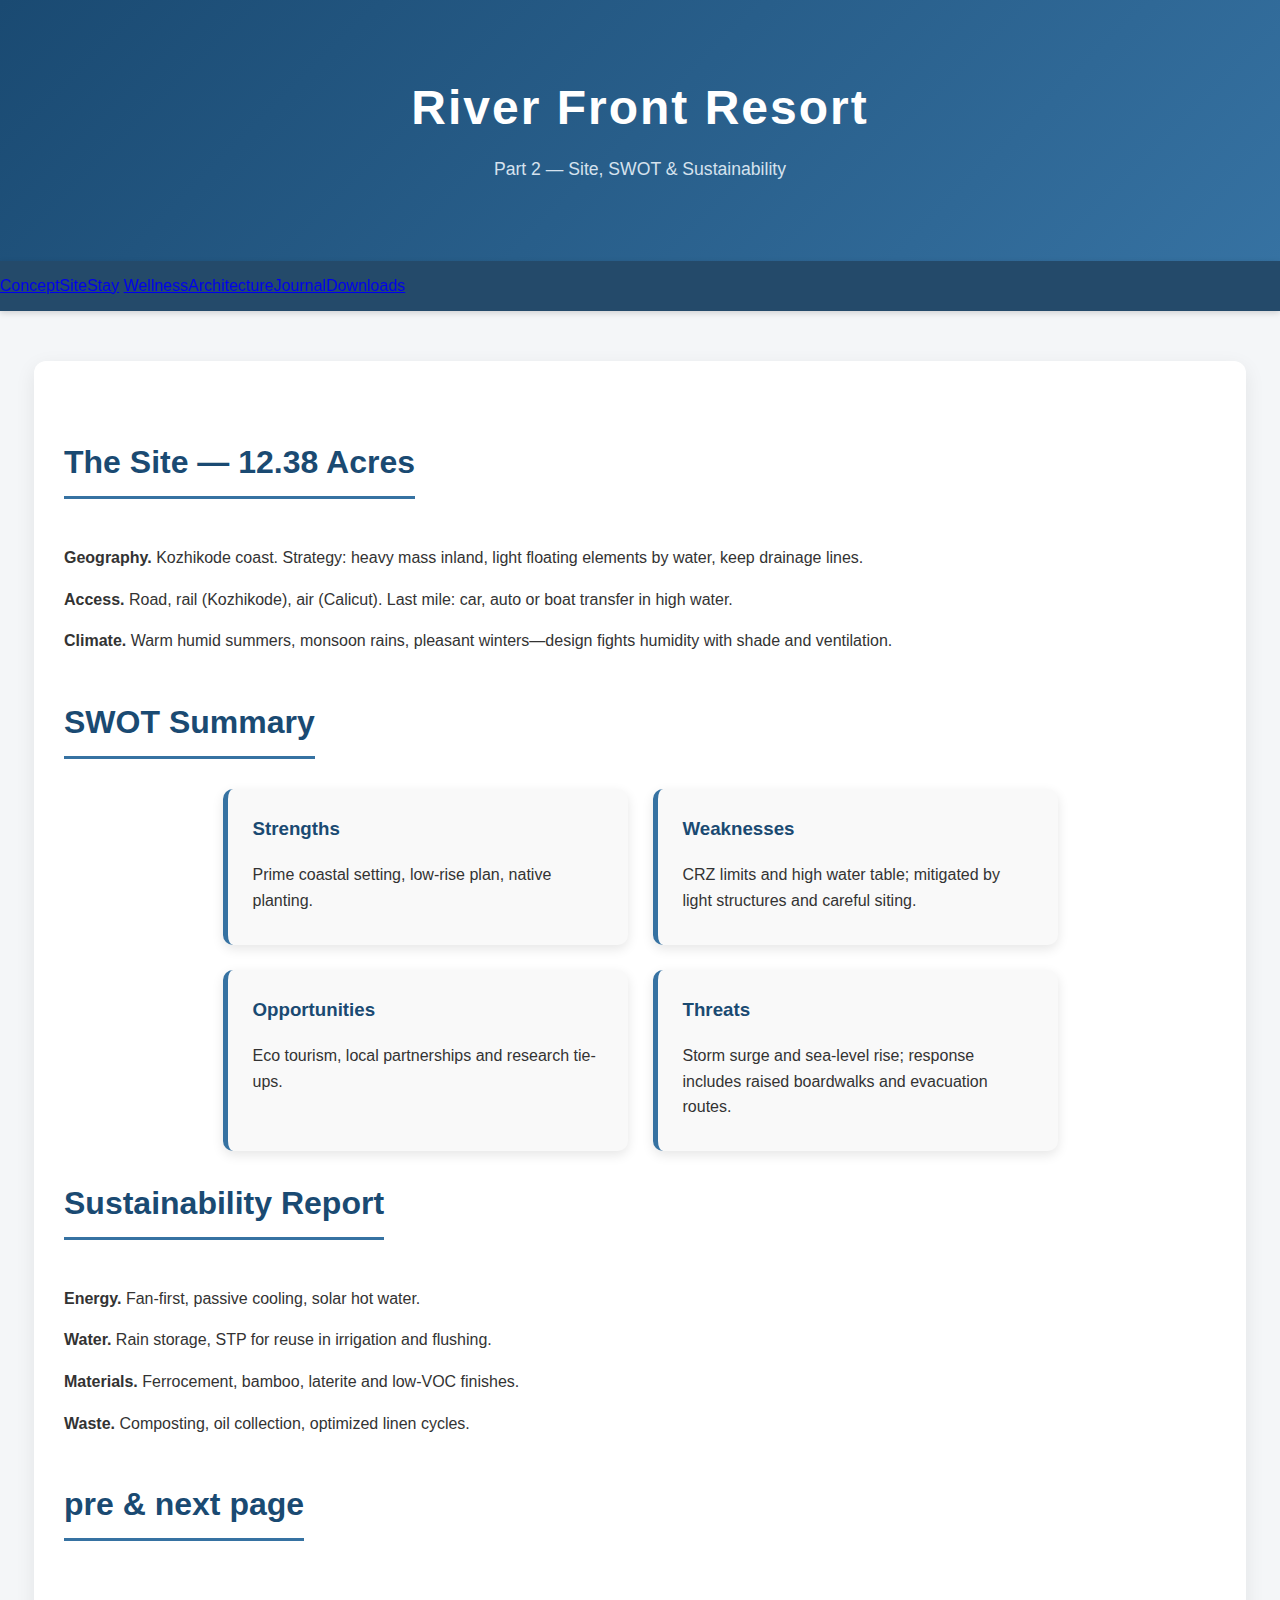
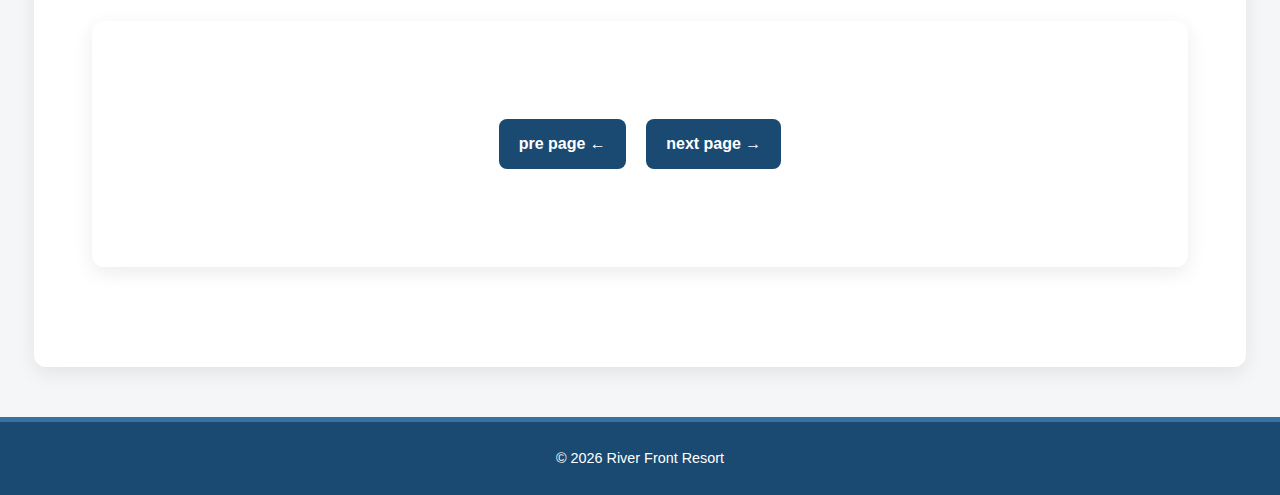
<file: academic work/finalYearProject/part2.html>
<!DOCTYPE html>
<html lang="en">
<head>
  <meta charset="utf-8"/>
  <meta name="viewport" content="width=device-width,initial-scale=1"/>
  <title>Part 2 — Site & Sustainability</title>
  <link rel="stylesheet" href="theses.css"/>
</head>
<body>
  <header class="project-header">
    <h1>River Front Resort</h1>
    <p class="lead">Part 2 — Site, SWOT & Sustainability</p>
  </header>

  <nav class="primary"><div class="nav-row">
    <a href="part1.html">Concept</a><a href="part2.html">Site</a><a href="part3.html">Stay</a>
    <a href="part4.html">Wellness</a><a href="part5.html">Architecture</a><a href="part6.html">Journal</a><a href="part7.html">Downloads</a>
  </div></nav>

  <main>
    <section class="content-section">
      <h2>The Site — 12.38 Acres</h2>
      <div class="two-col">
        <p><strong>Geography.</strong> Kozhikode coast. Strategy: heavy mass inland, light floating elements by water, keep drainage lines.</p>
        <p><strong>Access.</strong> Road, rail (Kozhikode), air (Calicut). Last mile: car, auto or boat transfer in high water.</p>
        <p><strong>Climate.</strong> Warm humid summers, monsoon rains, pleasant winters—design fights humidity with shade and ventilation.</p>
      </div>

      <div class="hr"></div>

      <h2>SWOT Summary</h2>
      <div class="project-info">
        <article class="info-card"><h3>Strengths</h3><p>Prime coastal setting, low-rise plan, native planting.</p></article>
        <article class="info-card"><h3>Weaknesses</h3><p>CRZ limits and high water table; mitigated by light structures and careful siting.</p></article>
        <article class="info-card"><h3>Opportunities</h3><p>Eco tourism, local partnerships and research tie-ups.</p></article>
        <article class="info-card"><h3>Threats</h3><p>Storm surge and sea-level rise; response includes raised boardwalks and evacuation routes.</p></article>
      </div>

      <div class="hr"></div>

      <h2>Sustainability Report</h2>
      <div class="three-col">
        <p><strong>Energy.</strong> Fan-first, passive cooling, solar hot water.</p>
        <p><strong>Water.</strong> Rain storage, STP for reuse in irrigation and flushing.</p>
        <p><strong>Materials.</strong> Ferrocement, bamboo, laterite and low-VOC finishes.</p>
        <p><strong>Waste.</strong> Composting, oil collection, optimized linen cycles.</p>
      </div>
    
    <h2>pre & next page</h2>
    <div class="plans-container">
    <!-- pre & naxt planButton -->
<section id="site-plan" class="content-section">
  <div style="text-align:center; margin: 40px 0;">
    <a href="part1.html" class="nav-btn">pre page ←</a>
  <a href="part3.html" class="nav-btn">next page →</a>
  </div>


</section>
  </main>
  <!-- footer start  -->
  <footer>© <span id="year"></span> River Front Resort</footer>
  <script>document.getElementById('year').textContent=new Date().getFullYear();</script>
</body>
</html>
</file>
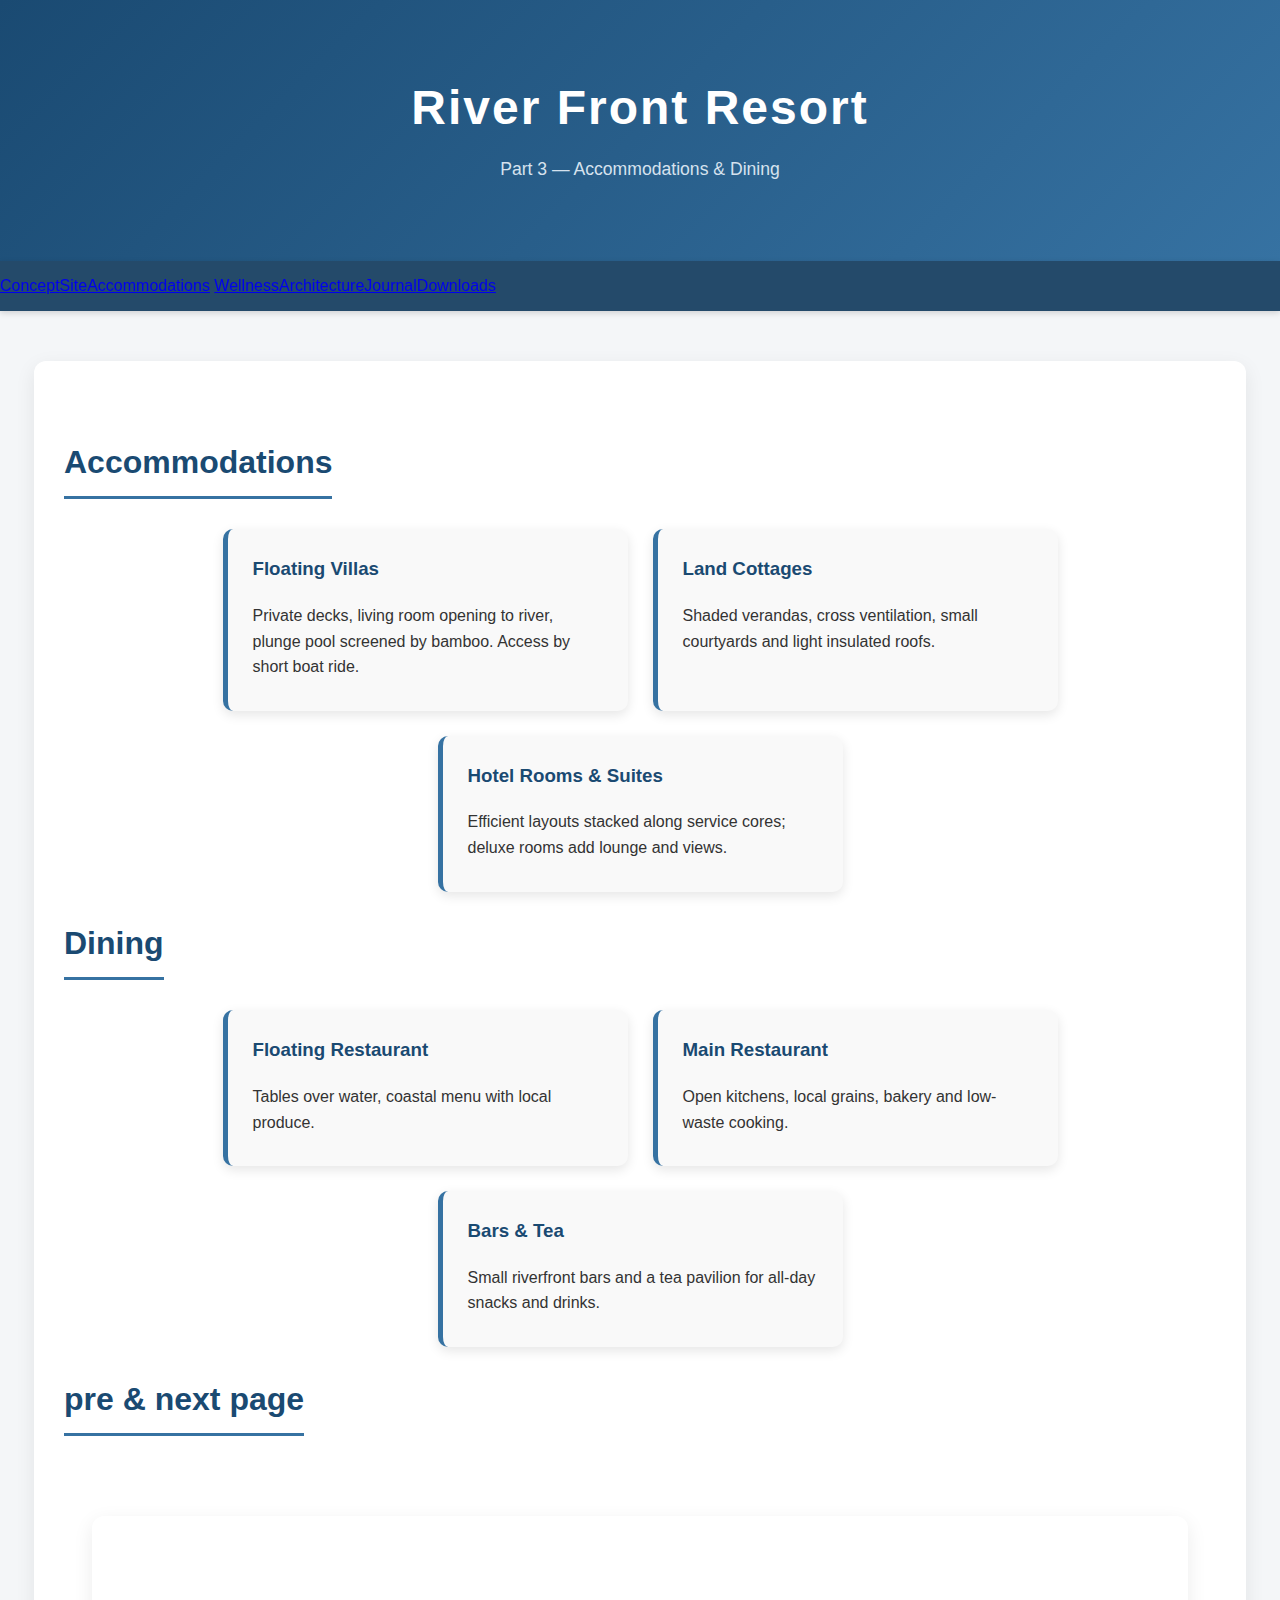
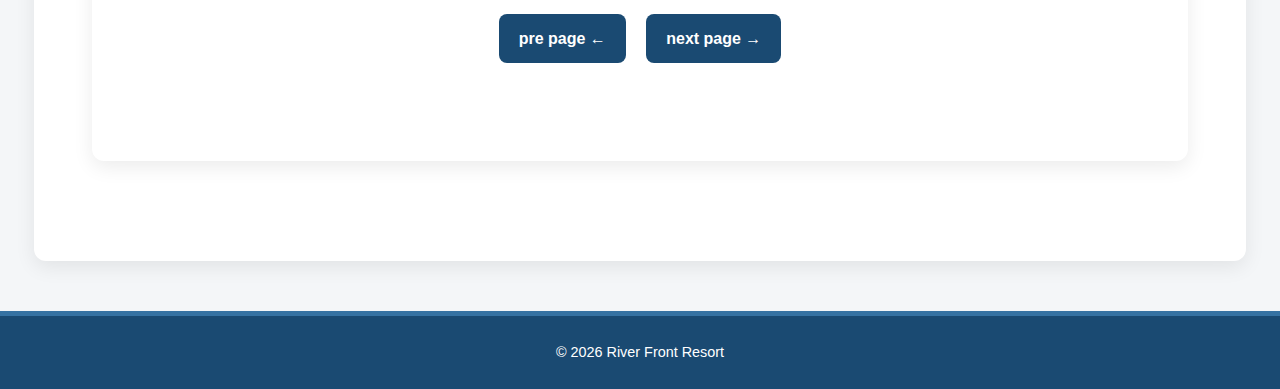
<file: academic work/finalYearProject/part3.html>
<!DOCTYPE html>
<html lang="en">
<head>
  <meta charset="utf-8"/>
  <meta name="viewport" content="width=device-width,initial-scale=1"/>
  <title>Part 3 — Accommodations & Dining</title>
  <link rel="stylesheet" href="theses.css"/>
</head>
<body>
  <header class="project-header">
    <h1>River Front Resort</h1>
    <p class="lead">Part 3 — Accommodations & Dining</p>
  </header>
  <nav class="primary"><div class="nav-row">
    <a href="part1.html">Concept</a><a href="part2.html">Site</a><a href="part3.html">Accommodations</a>
    <a href="part4.html">Wellness</a><a href="part5.html">Architecture</a><a href="part6.html">Journal</a><a href="part7.html">Downloads</a>
  </div></nav>

  <main>
    <section class="content-section">
      <h2>Accommodations</h2>
      <div class="project-info">
        <article class="info-card"><h3>Floating Villas</h3><p>Private decks, living room opening to river, plunge pool screened by bamboo. Access by short boat ride.</p></article>
        <article class="info-card"><h3>Land Cottages</h3><p>Shaded verandas, cross ventilation, small courtyards and light insulated roofs.</p></article>
        <article class="info-card"><h3>Hotel Rooms & Suites</h3><p>Efficient layouts stacked along service cores; deluxe rooms add lounge and views.</p></article>
      </div>

      <div class="hr"></div>

      <h2>Dining</h2>
      <div class="project-info">
        <article class="info-card"><h3>Floating Restaurant</h3><p>Tables over water, coastal menu with local produce.</p></article>
        <article class="info-card"><h3>Main Restaurant</h3><p>Open kitchens, local grains, bakery and low-waste cooking.</p></article>
        <article class="info-card"><h3>Bars & Tea</h3><p>Small riverfront bars and a tea pavilion for all-day snacks and drinks.</p></article>
      </div>
   
    <h2>pre & next page</h2>
    <div class="plans-container">
    <!-- pre & naxt planButton -->
<section id="site-plan" class="content-section">
  <div style="text-align:center; margin: 40px 0;">
    <a href="part2.html" class="nav-btn">pre page ←</a>
  <a href="part4.html" class="nav-btn">next page →</a>
  </div>


</section>
  </main>
    <!-- PDF Section -->

  <!-- footer start  -->

  <footer>© <span id="year"></span> River Front Resort</footer>
  <script>document.getElementById('year').textContent=new Date().getFullYear();</script>
</body>
</html>
</file>
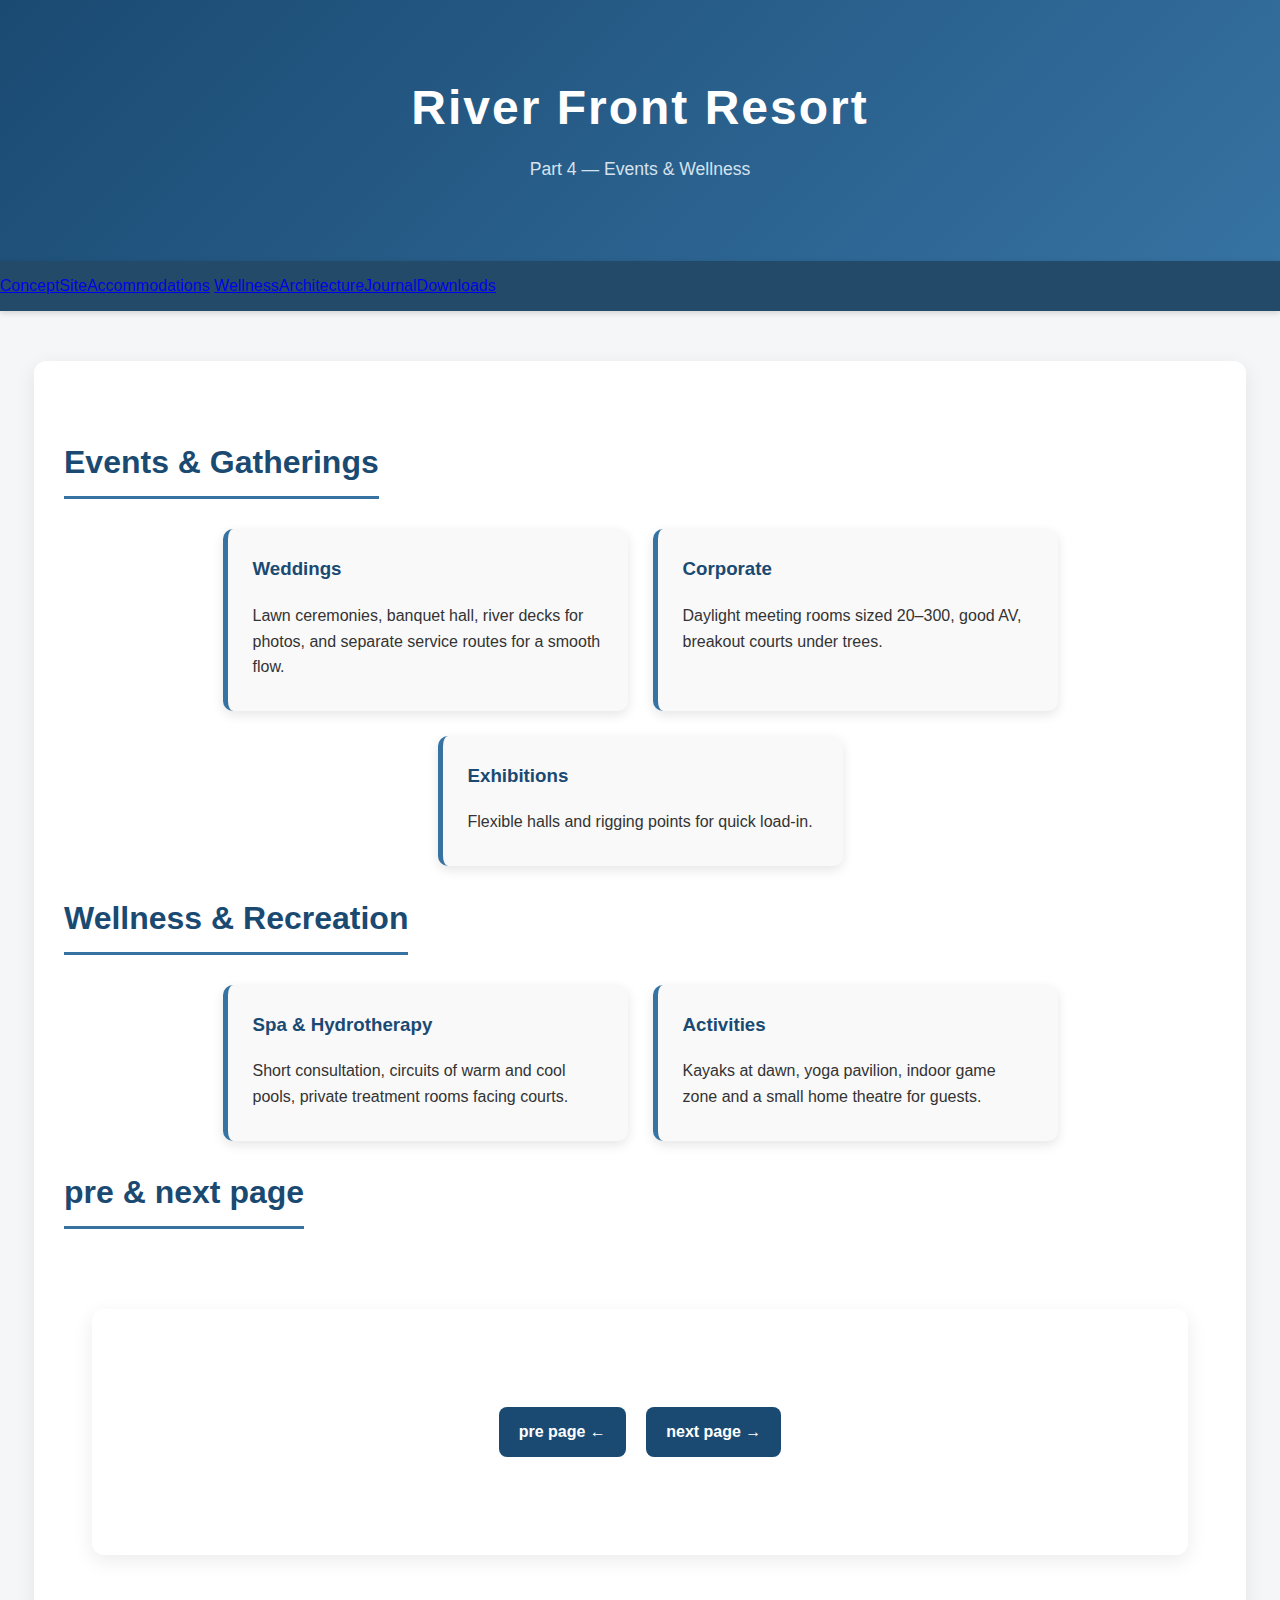
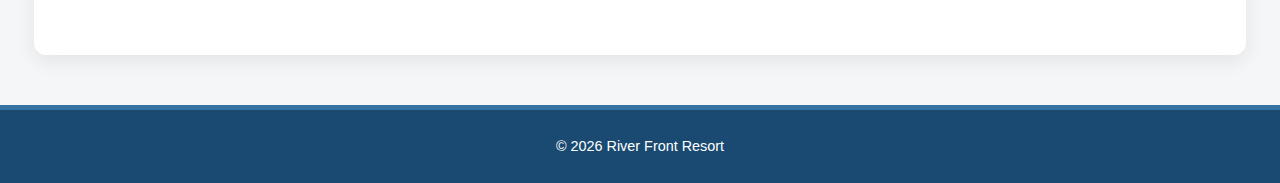
<file: academic work/finalYearProject/part4.html>
<!DOCTYPE html>
<html lang="en">
<head>
  <meta charset="utf-8"/>
  <meta name="viewport" content="width=device-width,initial-scale=1"/>
  <title>Part 4 — Events & Wellness</title>
  <link rel="stylesheet" href="theses.css"/>
</head>
<body>
  <header class="project-header">
    <h1>River Front Resort</h1>
    <p class="lead">Part 4 — Events & Wellness</p>

  </header>
  <nav class="primary"><div class="nav-row">
    <a href="part1.html">Concept</a><a href="part2.html">Site</a><a href="part3.html">Accommodations</a>
    <a href="part4.html">Wellness</a><a href="part5.html">Architecture</a><a href="part6.html">Journal</a><a href="part7.html">Downloads</a>
  </div></nav>

  <main>
    <section class="content-section">
      <h2>Events & Gatherings</h2>
      <div class="project-info">
        <article class="info-card"><h3>Weddings</h3><p>Lawn ceremonies, banquet hall, river decks for photos, and separate service routes for a smooth flow.</p></article>
        <article class="info-card"><h3>Corporate</h3><p>Daylight meeting rooms sized 20–300, good AV, breakout courts under trees.</p></article>
        <article class="info-card"><h3>Exhibitions</h3><p>Flexible halls and rigging points for quick load-in.</p></article>
      </div>

      <div class="hr"></div>

      <h2>Wellness & Recreation</h2>
      <div class="project-info">
        <article class="info-card"><h3>Spa & Hydrotherapy</h3><p>Short consultation, circuits of warm and cool pools, private treatment rooms facing courts.</p></article>
        <article class="info-card"><h3>Activities</h3><p>Kayaks at dawn, yoga pavilion, indoor game zone and a small home theatre for guests.</p></article>
      </div>

         <h2>pre & next page</h2>
    <div class="plans-container">
     <!-- site planButton -->
    <!-- pre & naxt planButton -->
<section id="site-plan" class="content-section">
  <div style="text-align:center; margin: 40px 0;">
    <a href="part3.html" class="nav-btn">pre page ←</a>
  <a href="part5.html" class="nav-btn">next page →</a>
  </div>
</section>
  </main>
 <!-- footer start  -->
  <footer>© <span id="year"></span> River Front Resort</footer>
  <script>document.getElementById('year').textContent=new Date().getFullYear();</script>
</body>
</html>
</file>
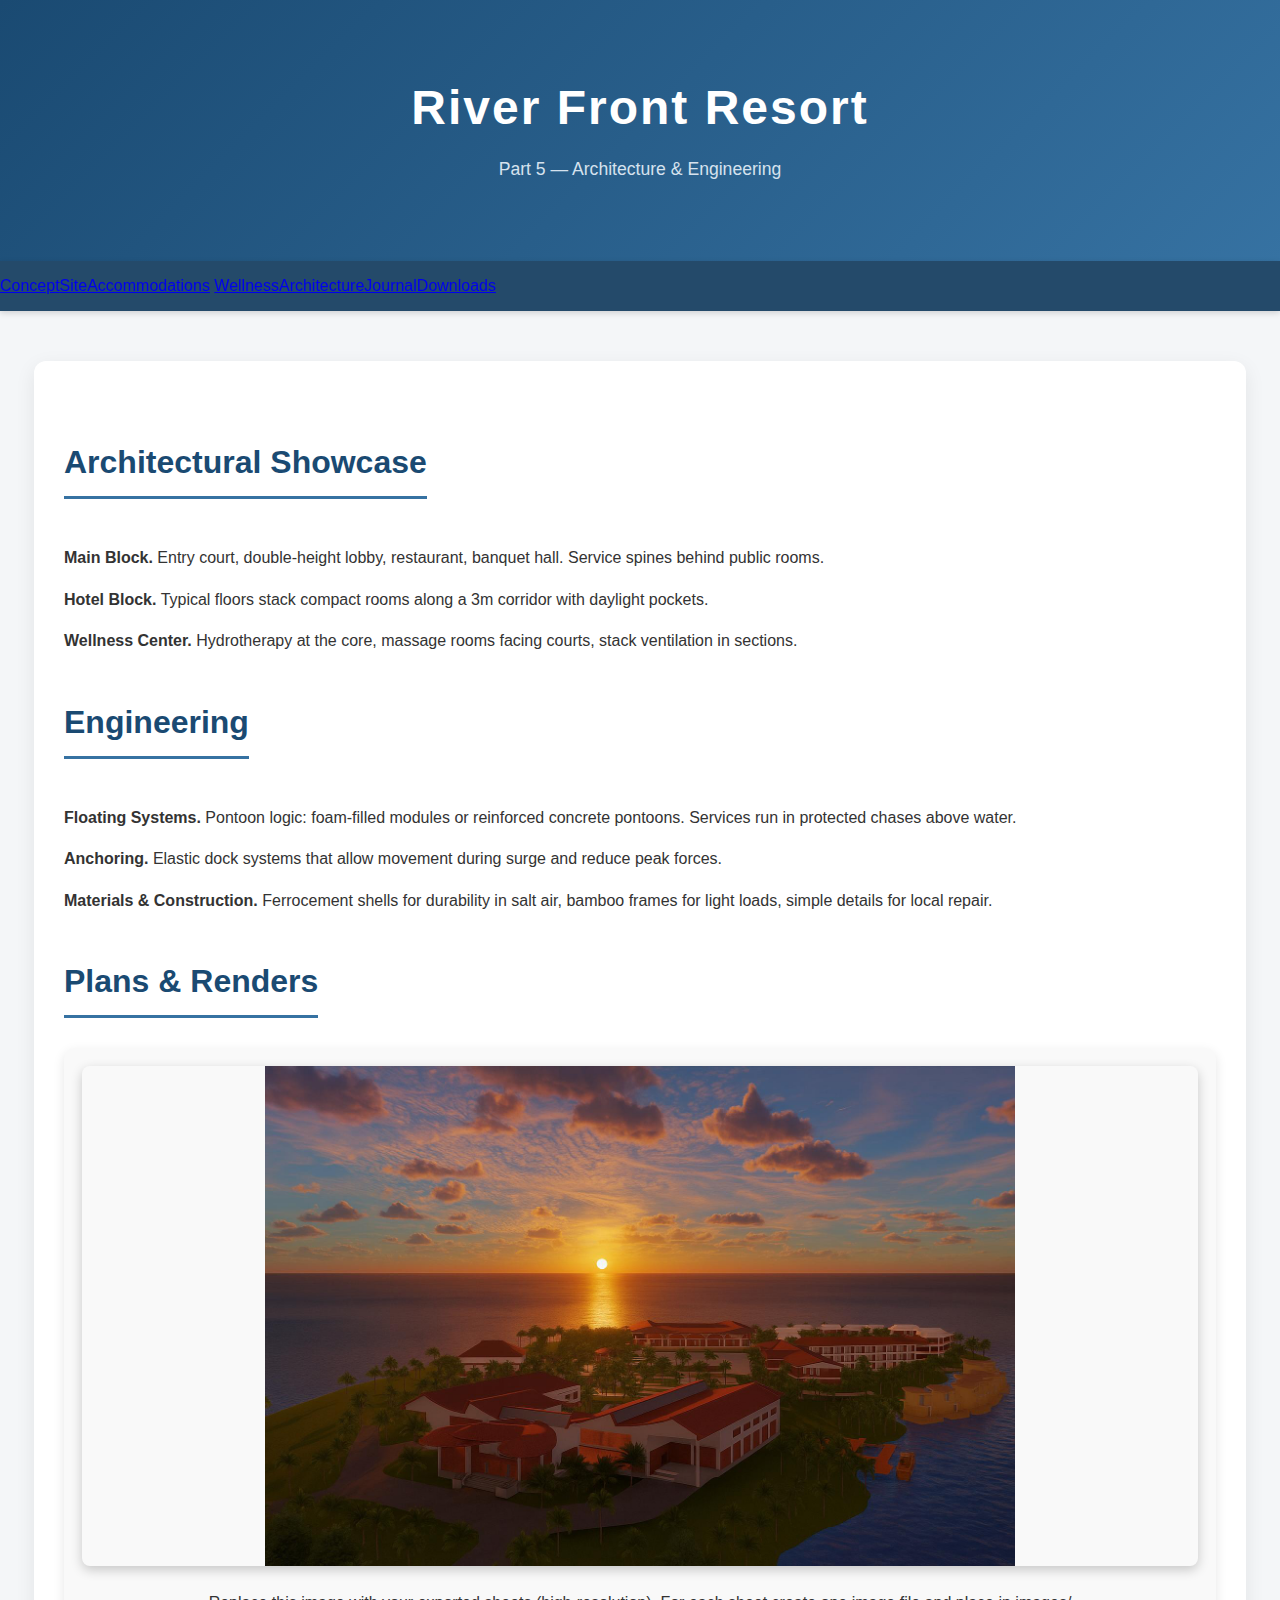
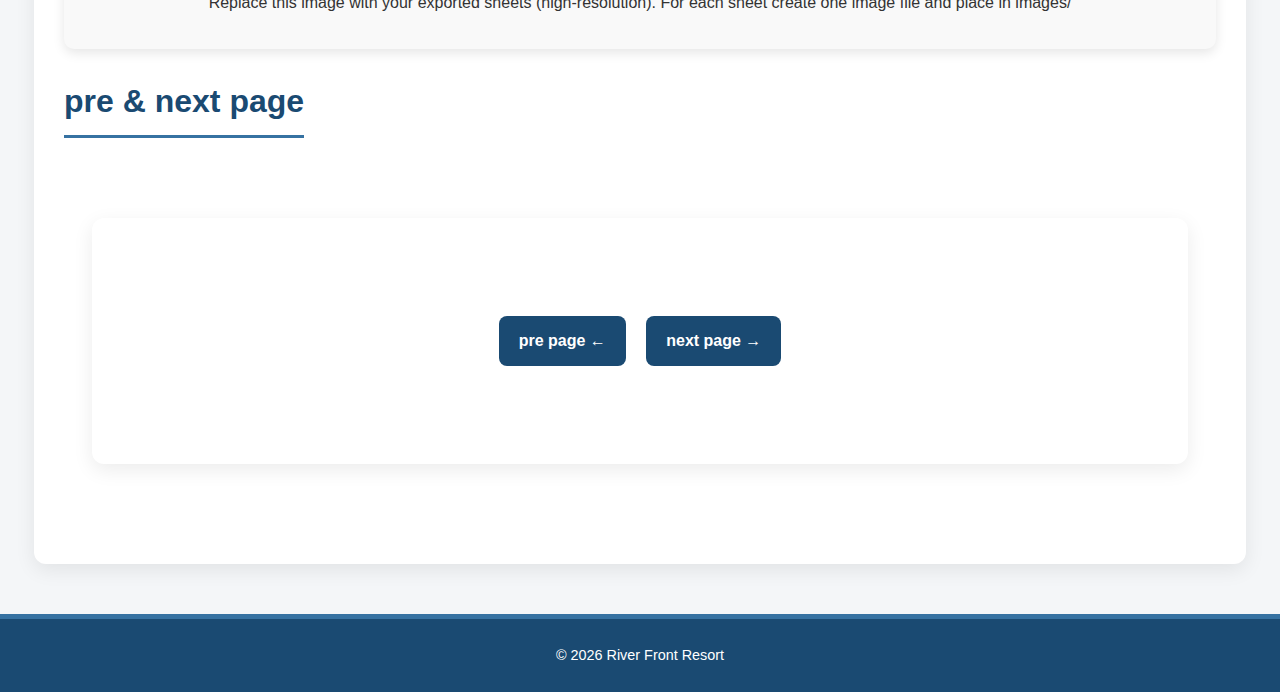
<file: academic work/finalYearProject/part5.html>
<!DOCTYPE html>
<html lang="en">
<head>
  <meta charset="utf-8"/>
  <meta name="viewport" content="width=device-width,initial-scale=1"/>
  <title>Part 5 — Architecture & Engineering</title>
  <link rel="stylesheet" href="theses.css"/>
</head>
<body>
  <header class="project-header">
    <h1>River Front Resort</h1>
    <p class="lead">Part 5 — Architecture & Engineering</p>
    
  </header>
  <nav class="primary"><div class="nav-row">
    <a href="part1.html">Concept</a><a href="part2.html">Site</a><a href="part3.html">Accommodations</a>
    <a href="part4.html">Wellness</a><a href="part5.html">Architecture</a><a href="part6.html">Journal</a><a href="part7.html">Downloads</a>
  </div></nav>

  <main>
    <section class="content-section">
      <h2>Architectural Showcase</h2>
      <div class="two-col">
        <p><strong>Main Block.</strong> Entry court, double-height lobby, restaurant, banquet hall. Service spines behind public rooms.</p>
        <p><strong>Hotel Block.</strong> Typical floors stack compact rooms along a 3m corridor with daylight pockets.</p>
        <p><strong>Wellness Center.</strong> Hydrotherapy at the core, massage rooms facing courts, stack ventilation in sections.</p>
      </div>

      <div class="hr"></div>

      <h2>Engineering</h2>
      <div class="two-col">
        <p><strong>Floating Systems.</strong> Pontoon logic: foam-filled modules or reinforced concrete pontoons. Services run in protected chases above water.</p>
        <p><strong>Anchoring.</strong> Elastic dock systems that allow movement during surge and reduce peak forces.</p>
        <p><strong>Materials & Construction.</strong> Ferrocement shells for durability in salt air, bamboo frames for light loads, simple details for local repair.</p>
      </div>

      <div class="hr"></div>

      <h2>Plans & Renders</h2>
      <div class="plan-card">
        <img src="/academic work/finalYearProject/theises.png" alt="Plan sample" >
        <p class="note">Replace this image with your exported sheets (high-resolution). For each sheet create one image file and place in images/</p>
      </div>

    <h2>pre & next page</h2>
    <div class="plans-container">
     <!-- site planButton -->
<section id="site-plan" class="content-section">
  <div style="text-align:center; margin: 40px 0;">
    <a href="part4.html" class="nav-btn">pre page ←</a>
  <a href="part6.html" class="nav-btn">next page →</a>
  </div>
</section>
  </main>

  <!-- footer start  -->

  <footer>© <span id="year"></span> River Front Resort</footer>
  <script>document.getElementById('year').textContent=new Date().getFullYear();</script>
</body>
</html>
</file>
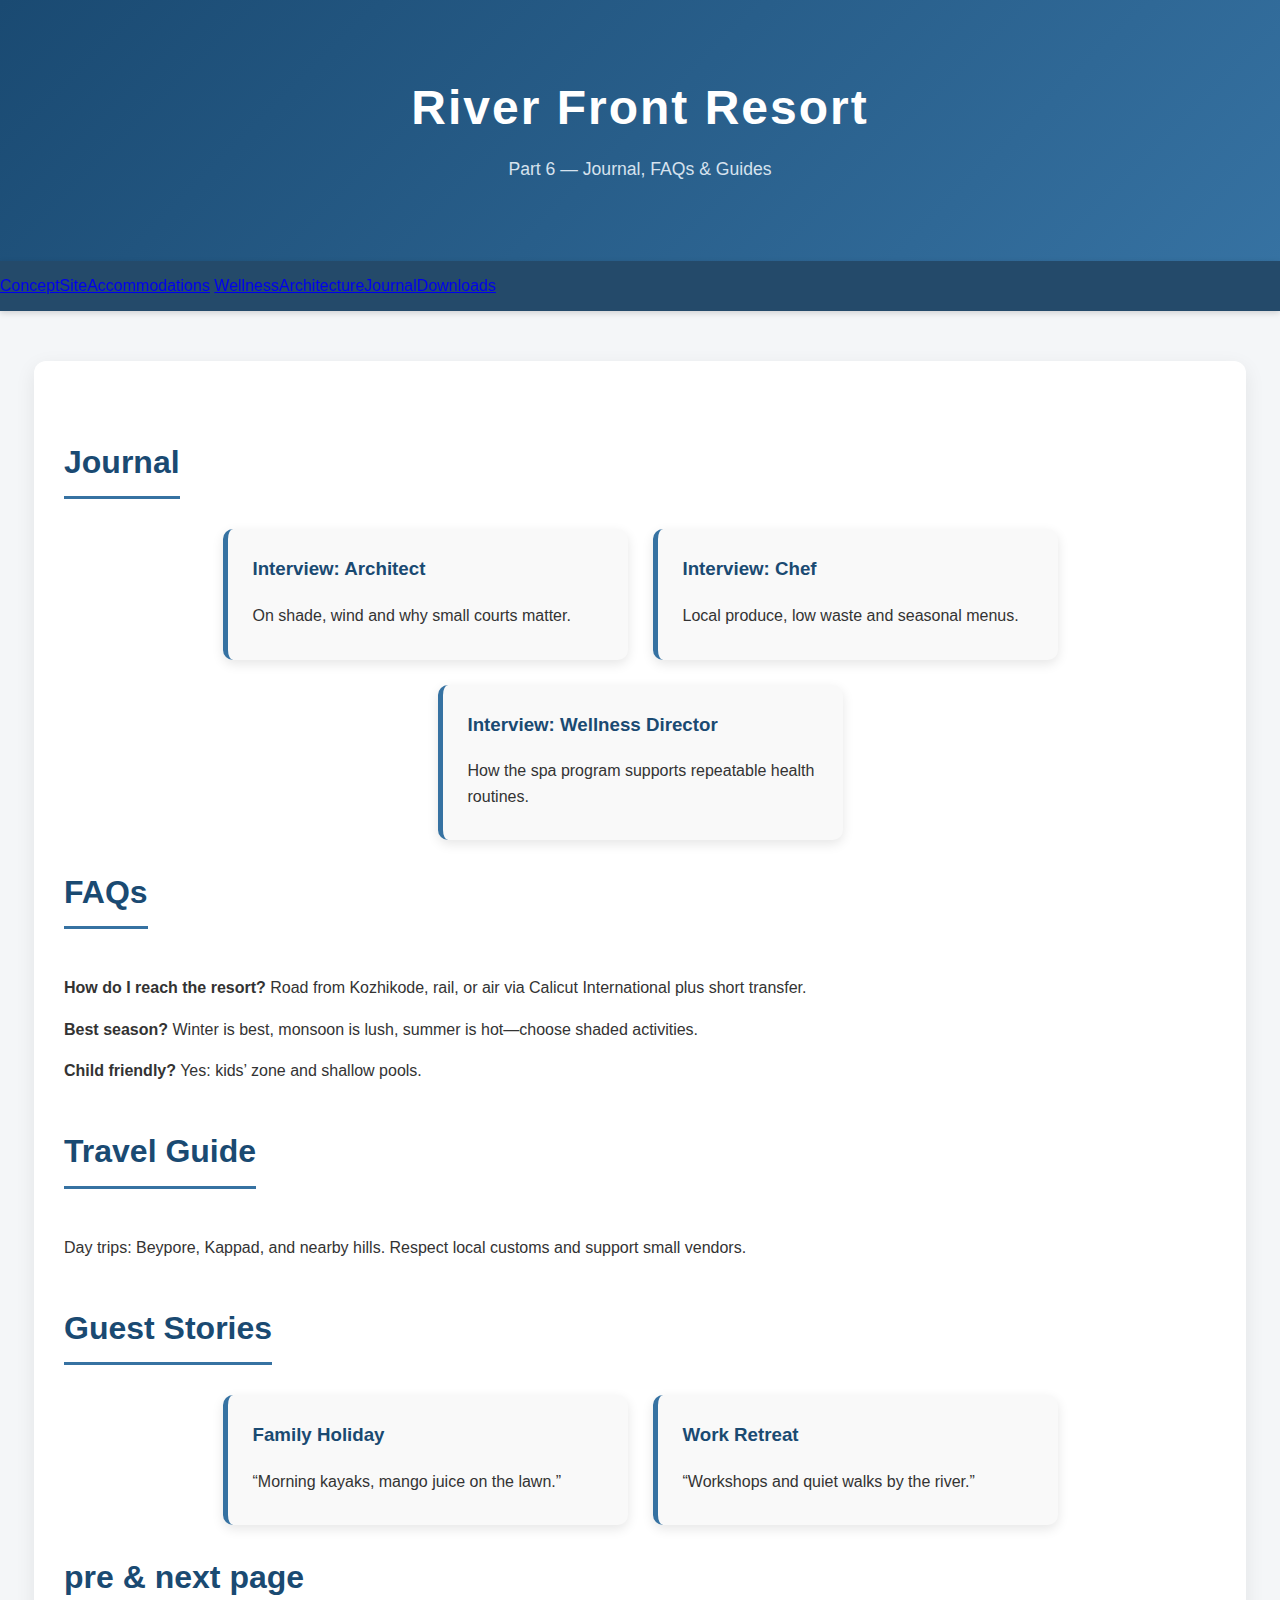
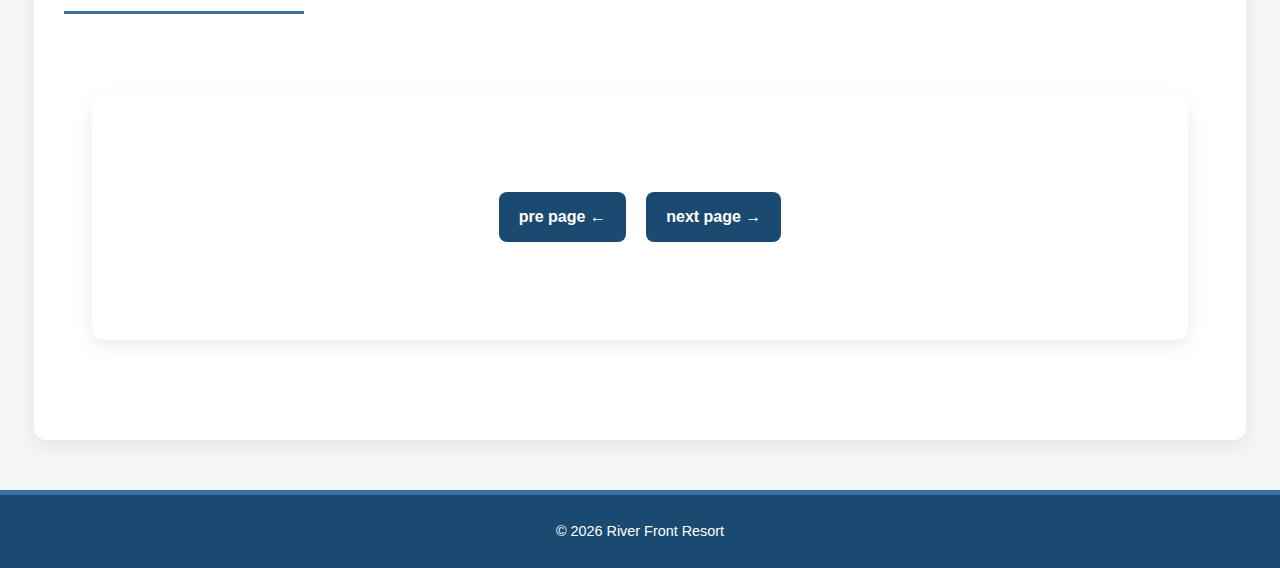
<file: academic work/finalYearProject/part6.html>
<!DOCTYPE html>
<html lang="en">
<head>
  <meta charset="utf-8"/>
  <meta name="viewport" content="width=device-width,initial-scale=1"/>
  <title>Part 6 — Journal, FAQs & Guides</title>
  <link rel="stylesheet" href="theses.css"/>
</head>
<body>
  <header class="project-header">
    <h1>River Front Resort</h1>
    <p class="lead">Part 6 — Journal, FAQs & Guides</p>

  </header>
  <nav class="primary"><div class="nav-row">
    <a href="part1.html">Concept</a><a href="part2.html">Site</a><a href="part3.html">Accommodations</a>
    <a href="part4.html">Wellness</a><a href="part5.html">Architecture</a><a href="part6.html">Journal</a><a href="part7.html">Downloads</a>
  </div></nav>

  <main>
    <section class="content-section">
      <h2>Journal</h2>
      <div class="project-info">
        <article class="info-card"><h3>Interview: Architect</h3><p>On shade, wind and why small courts matter.</p></article>
        <article class="info-card"><h3>Interview: Chef</h3><p>Local produce, low waste and seasonal menus.</p></article>
        <article class="info-card"><h3>Interview: Wellness Director</h3><p>How the spa program supports repeatable health routines.</p></article>
      </div>

      <div class="hr"></div>

      <h2>FAQs</h2>
      <div class="two-col">
        <p><strong>How do I reach the resort?</strong> Road from Kozhikode, rail, or air via Calicut International plus short transfer.</p>
        <p><strong>Best season?</strong> Winter is best, monsoon is lush, summer is hot—choose shaded activities.</p>
        <p><strong>Child friendly?</strong> Yes: kids’ zone and shallow pools.</p>
      </div>

      <div class="hr"></div>

      <h2>Travel Guide</h2>
      <p>Day trips: Beypore, Kappad, and nearby hills. Respect local customs and support small vendors.</p>

      <div class="hr"></div>

      <h2>Guest Stories</h2>
      <div class="project-info">
        <article class="info-card"><h3>Family Holiday</h3><p>“Morning kayaks, mango juice on the lawn.”</p></article>
        <article class="info-card"><h3>Work Retreat</h3><p>“Workshops and quiet walks by the river.”</p></article>
      </div>
  
    <h2>pre & next page</h2>
    <div class="plans-container">
     <!-- site planButton -->
<section id="site-plan" class="content-section">
  <div style="text-align:center; margin: 40px 0;">
    <a href="part5.html" class="nav-btn">pre page ←</a>
  <a href="part7.html" class="nav-btn">next page →</a>
  </div>
</section>
  </main>

  
  <!-- footer start  -->
  <footer>© <span id="year"></span> River Front Resort</footer>
  <script>document.getElementById('year').textContent=new Date().getFullYear();</script>
</body>
</html>
</file>
<file: css/style.css>
/* =======================
   Global Styles
======================= */
* {
  box-sizing: border-box;
  text-transform:capitalize;
}

body {
  margin: 0;
  font-family: 'Segoe UI', Tahoma, Geneva, Verdana, sans-serif;
  background: #f4f4f4;
  color: #333;
  line-height: 1.6;
}

section {
  padding: 50px 20px;
  background: #fff;
  margin: 20px auto;
  width: 90%;
  max-width: 1200px;
  border-radius: 10px;
  box-shadow: 0 5px 15px rgba(0,0,0,0.1);
}

h2 {
  text-align: center;
  margin-bottom: 30px;
  font-size: 2rem;
  color: #222;
}

a {
  text-decoration: none;
  color: #0077b6;
  transition: color 0.3s ease;
}

a:hover {
  color: #023e8a;
}

/* =======================
   Header & Navbar
======================= */
header {
  background: #222;
  padding: 10px 20px;
  position: sticky;
  top: 0;
  z-index: 1000;
  box-shadow: 0 2px 10px rgba(0,0,0,0.1);
}

nav ul {
  display: flex;
  list-style: none;
  justify-content: center;
  margin: 0;
  padding: 0;
  flex-wrap: wrap;
}

nav ul li {
  margin: 5px 15px;
}

nav ul li a {
  color: #fff;
  text-decoration: none;
  font-weight: bold;
  transition: color 0.3s ease;
  padding: 8px 12px;
  border-radius: 4px;
}

nav ul li a:hover {
  color: #00b4d8;
  background: rgba(255,255,255,0.1);
}

nav ul li a.active {
  color: #00b4d8;
  background: rgba(255,255,255,0.2);
  border: 1px solid #00b4d8;
}

/* =======================
   Home Section
======================= */
.home-section {
  text-align: center;
  padding: 60px 20px;
  background: linear-gradient(135deg, #667eea 0%, #764ba2 100%);
  color: white;
  margin: 0 auto 20px;
  border-radius: 10px;
}

.profile-pic {
  width: 180px;
  height: 180px;
  border-radius: 50%;
  box-shadow: 0 5px 15px rgba(0,0,0,0.3);
  border: 4px solid white;
  object-fit: cover;
}

.home-section h1 {
  margin: 20px 0 10px;
  font-size: 2.5rem;
  text-shadow: 2px 2px 4px rgba(0,0,0,0.3);
}

.home-section h2 {
  margin: 0;
  font-size: 1.5rem;
  color: #e0e0e0;
  font-weight: 300;
}

/* =======================
   About Section
======================= */
#about p {
  text-align: center;
  max-width: 700px;
  margin: 0 auto;
  font-size: 1.1rem;
  color: #444;
  line-height: 1.8;
}

/* =======================
   Projects Section
======================= */
.project-category {
  margin-bottom: 40px;
}

.project-category h3 {
  margin-bottom: 20px;
  font-size: 1.5rem;
  color: #0077b6;
  border-bottom: 2px solid #0077b6;
  padding-bottom: 10px;
}

.project-card {
  background: #f8f9fa;
  padding: 20px;
  margin: 15px 0;
  border-radius: 8px;
  transition: all 0.3s ease;
  opacity: 0;
  transform: translateY(20px);
  border-left: 4px solid #0077b6;
  box-shadow: 0 2px 5px rgba(0,0,0,0.1);
}

.project-card:hover {
  transform: translateY(-5px) scale(1.02);
  background: #e3f2fd;
  box-shadow: 0 8px 25px rgba(0,0,0,0.15);
}

.project-card.visible {
  opacity: 1;
  transform: translateY(0);
  transition: all 0.6s ease-in-out;
}

.project-card a {
  color: #333;
  font-weight: 500;
}

.project-card a:hover {
  color: #0077b6;
}

/* =======================
   Experience Section
======================= */
.experience-item {
  background: #f9f9f9;
  border-left: 4px solid #0077b6;
  padding: 25px;
  margin-bottom: 25px;
  border-radius: 8px;
  transition: all 0.3s ease;
  box-shadow: 0 2px 5px rgba(0,0,0,0.1);
}

.experience-item:hover {
  transform: translateY(-5px);
  box-shadow: 0 8px 25px rgba(0,0,0,0.15);
  background: #f0f8ff;
}

.experience-item h3 {
  margin: 0 0 10px 0;
  font-size: 1.3rem;
  color: #333;
}

.experience-item p {
  margin: 5px 0 15px;
  font-style: italic;
  color: #666;
  font-weight: 500;
}

.experience-item ul {
  margin: 0;
  padding-left: 20px;
}

.experience-item ul li {
  margin-bottom: 10px;
  line-height: 1.6;
  color: #444;
}

/* =======================
   Skills Section
======================= */
#skills ul {
  display: grid;
  grid-template-columns: repeat(auto-fit, minmax(250px, 1fr));
  gap: 20px;
  list-style: none;
  padding: 0;
}

#skills li {
  background: linear-gradient(135deg, #667eea 0%, #764ba2 100%);
  color: white;
  padding: 15px 20px;
  border-radius: 8px;
  text-align: center;
  transition: all 0.3s ease;
  font-weight: 500;
  box-shadow: 0 4px 15px rgba(0,0,0,0.1);
}

#skills li:hover {
  transform: translateY(-3px);
  box-shadow: 0 8px 25px rgba(0,0,0,0.2);
}

/* =======================
   Education Section
======================= */
#education p {
  text-align: center;
  font-size: 1.2rem;
  color: #444;
  background: #f8f9fa;
  padding: 20px;
  border-radius: 8px;
  border-left: 4px solid #0077b6;
}

/* Membership Section */
#membership p {
  text-align: center;
  font-size: 1.1rem;
  color: #444;
  background: #f8f9fa;
  padding: 20px;
  border-radius: 8px;
  border-left: 4px solid #0077b6;
}

/* Contact Section */
#contact p {
  text-align: center;
  font-size: 1.1rem;
  margin: 10px 0;
}

#contact a {
  color: #0077b6;
  text-decoration: none;
  transition: color 0.3s ease;
  font-weight: 500;
}

#contact a:hover {
  color: #023e8a;
  text-decoration: underline;
}

footer {
  text-align: center;
  padding: 30px;
  background: #222;
  color: #fff;
  margin-top: 30px;
  border-top: 3px solid #0077b6;
}

/* =======================
   Responsive Design
======================= */
@media (max-width: 768px) {
  section {
    width: 95%;
    padding: 30px 15px;
  }
  
  nav ul {
    flex-direction: column;
    align-items: center;
  }
  
  nav ul li {
    margin: 5px 0;
  }
  
  .home-section h1 {
    font-size: 2rem;
  }
  
  .home-section h2 {
    font-size: 1.2rem;
  }
  
  .profile-pic {
    width: 150px;
    height: 150px;
  }
  
  #skills ul {
    grid-template-columns: 1fr;
  }
  
  .project-card {
    padding: 15px;
  }
  
  .experience-item {
    padding: 20px;
  }
}

@media (max-width: 480px) {
  section {
    width: 98%;
    padding: 20px 10px;
  }
  
  h2 {
    font-size: 1.5rem;
  }
  
  .home-section h1 {
    font-size: 1.8rem;
  }
  
  .profile-pic {
    width: 120px;
    height: 120px;
  }
  
  .project-card {
    padding: 12px;
  }
  
  .experience-item {
    padding: 15px;
  }
}
/* Hamburger button */
.menu-toggle {
  display: none;
  font-size: 28px;
  color: #fff;
  cursor: pointer;
}

/* Mobile nav */
@media (max-width: 768px) {
  nav ul {
    display: none;  /* hide menu */
    flex-direction: column;
    background: #222;
    width: 100%;
    padding: 10px 0;
  }

  nav ul.show {
    display: flex; /* show when active */
  }

  .menu-toggle {
    display: block;
  }
}
nav ul {
  display: flex;
  list-style: none;
}

#nav-links.show {
  display: block;
}

@media (max-width: 768px) {
  nav ul {
    display: none;
    flex-direction: column;
  }
}
</file>
<file: freelancing project/villa.css>
body {
  margin: 0;
  font-family: Arial, sans-serif;
  background: #f4f4f4;
  color: black;
  line-height: 1.6;
}

/* Header */
header {
  background: #0077b6;
  color: #fff;
  padding: 20px;
  text-align: center;
}

header h1 {
  margin: 0;
  font-size: 2rem;
}

/* Section */
section {
  padding: 20px;
  max-width: 900px;
  margin: auto;
  background: #fff;
  border-radius: 8px;
  box-shadow: 0 3px 8px rgba(0,0,0,0.1);
}

/* Image */
.image-container {
  text-align: center;
  margin: 20px 0;
}

.image-container img {
  max-width: 100%;
  height: auto;
  border-radius: 8px;
}

/* Footer */
footer {
  background:#023e8a;
  color: #fff;
  text-align: center;
  padding: 10px;
  margin-top: 20px;
}

/* =========================
   Responsive Design
========================= */
@media (max-width: 768px) {
  header h1 {
    font-size: 1.6rem;
  }
  section {
    padding: 15px;
    width: 95%;
  }
}

@media (max-width: 480px) {
  header {
    padding: 15px;
  }
  header h1 {
    font-size: 1.3rem;
  }
  section {
    padding: 10px;
    margin: 10px;
  }
  footer {
    font-size: 0.9rem;
    padding: 8px;
  }
}
</file>
<file: academic work/7thSemproject/style.css>
/* =======================
   Global Styles
======================= */
* {
  box-sizing: border-box;
}

body {
  margin: 0;
  font-family: 'Segoe UI', Tahoma, Geneva, Verdana, sans-serif;
  background: #f4f4f4;
  color: #333;
  line-height: 1.6;
}

section {
  padding: 50px 20px;
  background: #fff;
  margin: 20px auto;
  width: 90%;
  max-width: 1200px;
  border-radius: 10px;
  box-shadow: 0 5px 15px rgba(0,0,0,0.1);
}

h1, h2, h3, h4 {
  color: #2a4e6e;
}

a {
  text-decoration: none;
  color: #2a4e6e;
}

/* =======================
   Header & Navbar
======================= */
header {
  background: #2a4e6e;
  padding: 15px 20px;
  position: sticky;
  top: 0;
  z-index: 1000;
  box-shadow: 0 2px 10px rgba(0,0,0,0.1);
}

nav ul {
  display: flex;
  list-style: none;
  justify-content: center;
  margin: 0;
  padding: 0;
  flex-wrap: wrap;
}

nav ul li {
  margin: 5px 15px;
}

nav ul li a {
  color: #fff;
  text-decoration: none;
  font-weight: bold;
  padding: 8px 12px;
  border-radius: 4px;
  transition: all 0.3s ease;
}

nav ul li a:hover {
  background: rgba(255,255,255,0.2);
}

/* =======================
   Project Overview
======================= */
.project-overview {
  text-align: center;
  background: linear-gradient(135deg, #2a4e6e 0%, #4a7ba6 100%);
  color: white;
}

.project-overview h1 {
  color: white;
  font-size: 2.5rem;
  margin-bottom: 10px;
}

.project-overview h2 {
  color: #e0e0e0;
  font-size: 1.8rem;
  margin-top: 0;
}

.project-info {
  background: rgba(255,255,255,0.1);
  padding: 20px;
  border-radius: 8px;
  max-width: 600px;
  margin: 20px auto;
  text-align: left;
}

.project-info p {
  margin: 10px 0;
}

/* =======================
   Floor Plans
======================= */
.floor-tabs {
  display: flex;
  justify-content: center;
  margin-bottom: 20px;
}

.tab-btn {
  padding: 10px 20px;
  margin: 0 5px;
  background: #e0e0e0;
  border: none;
  border-radius: 4px;
  cursor: pointer;
  transition: all 0.3s ease;
}

.tab-btn:hover {
  background: #c0c0c0;
}

.tab-btn.active {
  background: #2a4e6e;
  color: white;
}

.floor-content {
  display: none;
}

.floor-content.active {
  display: block;
}

.plan-container {
  margin-bottom: 20px;
  border: 1px solid #ddd;
  border-radius: 8px;
  overflow: hidden;
}

.floor-details {
  background: #f8f9fa;
  padding: 20px;
  border-radius: 8px;
  margin-top: 20px;
}

.floor-details h4 {
  margin-top: 0;
  color: #2a4e6e;
}

.floor-details ul {
  padding-left: 20px;
}

/* =======================
   Elevation & Site Plan
======================= */
.elevation-container,
.siteplan-container {
  border: 1px solid #ddd;
  border-radius: 8px;
  overflow: hidden;
}

/* =======================
   Design Details
======================= */
.design-details {
  display: grid;
  grid-template-columns: repeat(auto-fit, minmax(300px, 1fr));
  gap: 20px;
}

.detail-card {
  background: #f8f9fa;
  padding: 20px;
  border-radius: 8px;
  border-left: 4px solid #2a4e6e;
}

.detail-card h3 {
  margin-top: 0;
  color: #2a4e6e;
}

/* =======================
   Footer
======================= */
footer {
  text-align: center;
  padding: 20px;
  background: #2a4e6e;
  color: white;
}

/* =======================
   Responsive Design
======================= */
@media (max-width: 768px) {
  section {
    width: 95%;
    padding: 30px 15px;
  }
  
  nav ul {
    flex-direction: column;
    align-items: center;
  }
  
  nav ul li {
    margin: 5px 0;
  }
  
  .project-overview h1 {
    font-size: 2rem;
  }
  
  .project-overview h2 {
    font-size: 1.5rem;
  }
  
  .floor-tabs {
    flex-wrap: wrap;
  }
  
  .tab-btn {
    margin: 5px;
  }
}

@media (max-width: 480px) {
  section {
    width: 98%;
    padding: 20px 10px;
  }
  
  h1 {
    font-size: 1.8rem;
  }
  
  h2 {
    font-size: 1.5rem;
  }
}
</file>
<file: academic work/9thsemproject/css.css>
/* =======================
   Global Styles
======================= */
body {
  margin: 0;
  font-family: "Segoe UI", Arial, sans-serif;
  background: #f4f6f8;
  color: #333;
  line-height: 1.6;
}

h1, h2, h3 {
  font-family: "Trebuchet MS", sans-serif;
  font-weight: 600;
}

/* =======================
   Header
======================= */
.project-header {
  background: linear-gradient(135deg, #1a4a72, #3672a2);
  color: #fff;
  text-align: center;
  padding: 70px 20px;
  box-shadow: 0 4px 12px rgba(0,0,0,0.15);
}

.project-header h1 {
  margin: 0;
  font-size: 3rem;
  letter-spacing: 2px;
}

.project-header p {
  margin: 8px 0;
  font-size: 1.1rem;
  color: #d6e2ee;
}

/* =======================
   Navigation
======================= */
nav {
  background: #244a6a;
  padding: 12px 0;
  box-shadow: 0 2px 6px rgba(0,0,0,0.15);
  position: sticky;
  top: 0;
  z-index: 100;
}

nav ul {
  list-style: none;
  display: flex;
  justify-content: center;
  margin: 0;
  padding: 0;
}

nav ul li {
  margin: 0 25px;
}

nav ul li a {
  color: #fff;
  text-decoration: none;
  font-weight: 600;
  font-size: 1rem;
  transition: color 0.3s ease, transform 0.2s ease;
}

nav ul li a:hover {
  color: #ffdd99;
  transform: translateY(-2px);
}

/* =======================
   Sections
======================= */

/* nav button start  */
.nav-btn {
  display: inline-block;
  margin: 8px;
  padding: 12px 20px;
  background: #1a4a72;
  color: #fff;
  border-radius: 8px;
  font-weight: 600;
  text-decoration: none;
  transition: background 0.3s ease, transform 0.2s ease;
}

.nav-btn:hover {
  background: #3672a2;
  transform: translateY(-2px);
}
/* nav button end  */
.content-section {
  background: #fff;
  margin: 50px auto;
  padding: 50px 30px;
  width: 90%;
  max-width: 1200px;
  border-radius: 12px;
  box-shadow: 0 6px 20px rgba(0,0,0,0.08);
}

.content-section h2 {
  text-align: center;
  font-size: 2rem;
  margin-bottom: 30px;
  color: #1a4a72;
  border-bottom: 3px solid #3672a2;
  display: inline-block;
  padding-bottom: 8px;
}

/* =======================
   Info Cards
======================= */
.project-info {
  display: flex;
  flex-wrap: wrap;
  gap: 25px;
  justify-content: center;
}

.info-card {
  background: #f9f9f9;
  padding: 25px;
  border-left: 5px solid #3672a2;
  border-radius: 10px;
  width: 350px;
  box-shadow: 0 4px 12px rgba(0,0,0,0.1);
  transition: transform 0.3s ease;
}

.info-card:hover {
  transform: translateY(-6px);
}

.info-card h3 {
  margin-top: 0;
  color: #1a4a72;
}

.info-card p {
  margin: 6px 0;
}

/* =======================
   Image Containers
======================= */
.plans-container, 
.elevations-container, 
.renderings-container {
  display: flex;
  flex-wrap: wrap;
  gap: 25px;
  justify-content: center;
}

.plan-card, .elevation-card {
  background: #f9f9f9;
  padding: 18px;
  border-radius: 10px;
  text-align: center;
  box-shadow: 0 4px 12px rgba(0,0,0,0.1);
  transition: transform 0.3s ease;
  flex: 1 1 300px;
}

.plan-card:hover, .elevation-card:hover {
  transform: translateY(-6px);
}

.plan-card img, .elevation-card img {
  width: 100%;
  height: auto;
  max-height: 500px;
  object-fit: contain;
  border-radius: 8px;
  box-shadow: 0 4px 12px rgba(0,0,0,0.2);
}

/* Larger renderings */
.renderings-container img {
  width: 100%;
  height: auto;
  border-radius: 12px;
  box-shadow: 0 8px 24px rgba(0,0,0,0.25);
  margin-bottom: 25px;
}

/* =======================
   Footer
======================= */
footer {
  background: #1a4a72;
  color: #fff;
  text-align: center;
  padding: 25px;
  margin-top: 40px;
  border-top: 5px solid #3672a2;
  font-size: 0.9rem;
}

/* =======================
   Responsive
======================= */
@media (max-width: 768px) {
  nav ul {
    flex-direction: column;
  }
  nav ul li {
    margin: 10px 0;
  }
  .project-info, 
  .plans-container, 
  .elevations-container, 
  .renderings-container {
    flex-direction: column;
  }
  .info-card, .plan-card, .elevation-card {
    width: 100%;
  }
}
/* ============== 3D Gallery ============== */
.gallery {
  display: grid;
  grid-template-columns: repeat(3, 1fr);
  gap: 18px;
}
.gallery img {
  width: 100%;
  height: 260px;
  object-fit: cover;
  border-radius: 10px;
  cursor: zoom-in;
  box-shadow: 0 4px 12px rgba(0,0,0,0.12);
  transition: transform 0.2s ease, box-shadow 0.2s ease;
}
.gallery img:hover {
  transform: translateY(-3px);
  box-shadow: 0 8px 20px rgba(0,0,0,0.18);
}
/* Lightbox */
.lightbox {
  display: none;
  position: fixed;
  z-index: 1000;
  left: 0; top: 0;
  width: 100%; height: 100%;
  background: rgba(0,0,0,0.9);
  align-items: center;
  justify-content: center;
}

.lightbox img {
  max-width: 90%;
  max-height: 80%;
  border-radius: 10px;
  box-shadow: 0 0 25px rgba(255,255,255,0.3);
}

.lightbox-close {
  position: absolute;
  top: 30px; right: 40px;
  font-size: 35px;
  color: #fff;
  cursor: pointer;
}


/* Responsive grid */
@media (max-width: 1024px) {
  .gallery { grid-template-columns: repeat(2, 1fr); }
  .gallery img { height: 220px; }
}
@media (max-width: 640px) {
  .gallery { grid-template-columns: 1fr; }
  .gallery img { height: 220px; }
}
/* Rendering Frame */
.render-frame {
  position: relative;
  display: flex;
  align-items: center;
  justify-content: center;
  background: #111;
  border-radius: 12px;
  padding: 20px;
  box-shadow: 0 6px 20px rgba(0,0,0,0.4);
  max-width: 1000px;
  margin: 0 auto 40px;
}

.render-frame img {
  width: 100%;
  max-height: 500px;
  object-fit: contain;
  border-radius: 10px;
}

.frame-btn {
  position: absolute;
  top: 50%;
  transform: translateY(-50%);
  background: rgba(255,255,255,0.15);
  backdrop-filter: blur(4px);
  border: 1px solid rgba(255,255,255,0.25);
  color: #fff;
  width: 50px;
  height: 50px;
  border-radius: 50%;
  font-size: 28px;
  cursor: pointer;
  transition: background 0.2s ease, transform 0.1s ease;
}

.frame-btn:hover {
  background: rgba(255,255,255,0.25);
  transform: scale(1.05);
}

.frame-prev { left: 10px; }
.frame-next { right: 10px; }
/* Extra small devices */
@media (max-width: 480px) {
  .project-header {
    padding: 40px 15px;
  }
  .project-header h1 {
    font-size: 2rem;
    letter-spacing: 1px;
  }
  .content-section {
    padding: 25px 15px;
    margin: 20px auto;
  }
  nav ul li {
    margin: 8px 0;
  }
  .nav-btn {
    padding: 10px 16px;
    font-size: 0.9rem;
  }
  footer {
    padding: 15px;
    font-size: 0.8rem;
  }
}

/* Subtle uniform shadow */
.card-shadow {
  box-shadow: 0 4px 16px rgba(0,0,0,0.12);
}
@media print {
  nav, footer { display: none; }
  body { background: #fff; }
  .content-section { box-shadow: none; border: 2px solid #000; }
}
/* PDF Button */
.pdf-btn {
  background: #1a4a72;
  color: #fff;
  padding: 14px 28px;
  border: none;
  border-radius: 8px;
  font-size: 1rem;
  font-weight: 600;
  cursor: pointer;
  transition: background 0.3s ease, transform 0.2s ease;
}

.pdf-btn:hover {
  background: #3672a2;
  transform: translateY(-2px);
}

/* Print Styles for PDF */
@media print {
  body {
    background: #fff;
  }
  nav, footer, #download {
    display: none; /* Hide navigation, footer, and download section */
  }
  .certificate-section {
    margin: 0;
    padding: 0;
  }
  .certificate-frame {
    box-shadow: none;
    border: 4px solid #000;
  }
}
.download-btn {
  display: inline-block;
  padding: 10px 20px;
  background: #333;
  color: #fff;
  text-decoration: none;
  border-radius: 5px;
  transition: background 0.3s;
}

.download-btn:hover {
  background: #555;
}
</file>
<file: academic work/finalYearProject/theses.css>
/* =======================
   Global Styles
======================= */
body {
  margin: 0;
  font-family: "Segoe UI", Arial, sans-serif;
  background: #f4f6f8;
  color: #333;
  line-height: 1.6;
}

h1, h2, h3 {
  font-family: "Trebuchet MS", sans-serif;
  font-weight: 600;
}

/* =======================
   Header
======================= */
.project-header {
  background: linear-gradient(135deg, #1a4a72, #3672a2);
  color: #fff;
  text-align: center;
  padding: 70px 20px;
  box-shadow: 0 4px 12px rgba(0,0,0,0.15);
}

.project-header h1 {
  margin: 0;
  font-size: 3rem;
  letter-spacing: 2px;
}

.project-header p {
  margin: 8px 0;
  font-size: 1.1rem;
  color: #d6e2ee;
}

/* =======================
   Navigation
======================= */
nav {
  background: #244a6a;
  padding: 12px 0;
  box-shadow: 0 2px 6px rgba(0,0,0,0.15);
  position: sticky;
  top: 0;
  z-index: 100;
}

nav ul {
  list-style: none;
  display: flex;
  justify-content: center;
  margin: 0;
  padding: 0;
}

nav ul li {
  margin: 0 25px;
}

nav ul li a {
  color: #fff;
  text-decoration: none;
  font-weight: 600;
  font-size: 1rem;
  transition: color 0.3s ease, transform 0.2s ease;
}

nav ul li a:hover {
  color: #ffdd99;
  transform: translateY(-2px);
}

/* =======================
   Sections
======================= */

/* nav button start  */
.nav-btn {
  display: inline-block;
  margin: 8px;
  padding: 12px 20px;
  background: #1a4a72;
  color: #fff;
  border-radius: 8px;
  font-weight: 600;
  text-decoration: none;
  transition: background 0.3s ease, transform 0.2s ease;
}

.nav-btn:hover {
  background: #3672a2;
  transform: translateY(-2px);
}
/* nav button end  */
.content-section {
  background: #fff;
  margin: 50px auto;
  padding: 50px 30px;
  width: 90%;
  max-width: 1200px;
  border-radius: 12px;
  box-shadow: 0 6px 20px rgba(0,0,0,0.08);
}

.content-section h2 {
  text-align: center;
  font-size: 2rem;
  margin-bottom: 30px;
  color: #1a4a72;
  border-bottom: 3px solid #3672a2;
  display: inline-block;
  padding-bottom: 8px;
}

/* =======================
   Info Cards
======================= */
.project-info {
  display: flex;
  flex-wrap: wrap;
  gap: 25px;
  justify-content: center;
}

.info-card {
  background: #f9f9f9;
  padding: 25px;
  border-left: 5px solid #3672a2;
  border-radius: 10px;
  width: 350px;
  box-shadow: 0 4px 12px rgba(0,0,0,0.1);
  transition: transform 0.3s ease;
}

.info-card:hover {
  transform: translateY(-6px);
}

.info-card h3 {
  margin-top: 0;
  color: #1a4a72;
}

.info-card p {
  margin: 6px 0;
}

/* =======================
   Image Containers
======================= */
.plans-container, 
.elevations-container, 
.renderings-container {
  display: flex;
  flex-wrap: wrap;
  gap: 25px;
  justify-content: center;
}

.plan-card, .elevation-card {
  background: #f9f9f9;
  padding: 18px;
  border-radius: 10px;
  text-align: center;
  box-shadow: 0 4px 12px rgba(0,0,0,0.1);
  transition: transform 0.3s ease;
  flex: 1 1 300px;
}

.plan-card:hover, .elevation-card:hover {
  transform: translateY(-6px);
}

.plan-card img, .elevation-card img {
  width: 100%;
  height: auto;
  max-height: 500px;
  object-fit: contain;
  border-radius: 8px;
  box-shadow: 0 4px 12px rgba(0,0,0,0.2);
}

/* Larger renderings */
.renderings-container img {
  width: 100%;
  height: auto;
  border-radius: 12px;
  box-shadow: 0 8px 24px rgba(0,0,0,0.25);
  margin-bottom: 25px;
}

/* =======================
   Footer
======================= */
footer {
  background: #1a4a72;
  color: #fff;
  text-align: center;
  padding: 25px;
  margin-top: 40px;
  border-top: 5px solid #3672a2;
  font-size: 0.9rem;
}

/* =======================
   Responsive
======================= */
@media (max-width: 768px) {
  nav ul {
    flex-direction: column;
  }
  nav ul li {
    margin: 10px 0;
  }
  .project-info, 
  .plans-container, 
  .elevations-container, 
  .renderings-container {
    flex-direction: column;
  }
  .info-card, .plan-card, .elevation-card {
    width: 100%;
  }
}
/* ============== 3D Gallery ============== */
.gallery {
  display: grid;
  grid-template-columns: repeat(3, 1fr);
  gap: 18px;
}
.gallery img {
  width: 100%;
  height: 260px;
  object-fit: cover;
  border-radius: 10px;
  cursor: zoom-in;
  box-shadow: 0 4px 12px rgba(0,0,0,0.12);
  transition: transform 0.2s ease, box-shadow 0.2s ease;
}
.gallery img:hover {
  transform: translateY(-3px);
  box-shadow: 0 8px 20px rgba(0,0,0,0.18);
}
/* Lightbox */
.lightbox {
  display: none;
  position: fixed;
  z-index: 1000;
  left: 0; top: 0;
  width: 100%; height: 100%;
  background: rgba(0,0,0,0.9);
  align-items: center;
  justify-content: center;
}

.lightbox img {
  max-width: 90%;
  max-height: 80%;
  border-radius: 10px;
  box-shadow: 0 0 25px rgba(255,255,255,0.3);
}

.lightbox-close {
  position: absolute;
  top: 30px; right: 40px;
  font-size: 35px;
  color: #fff;
  cursor: pointer;
}


/* Responsive grid */
@media (max-width: 1024px) {
  .gallery { grid-template-columns: repeat(2, 1fr); }
  .gallery img { height: 220px; }
}
@media (max-width: 640px) {
  .gallery { grid-template-columns: 1fr; }
  .gallery img { height: 220px; }
}
/* Rendering Frame */
.render-frame {
  position: relative;
  display: flex;
  align-items: center;
  justify-content: center;
  background: #111;
  border-radius: 12px;
  padding: 20px;
  box-shadow: 0 6px 20px rgba(0,0,0,0.4);
  max-width: 1000px;
  margin: 0 auto 40px;
}

.render-frame img {
  width: 100%;
  max-height: 500px;
  object-fit: contain;
  border-radius: 10px;
}

.frame-btn {
  position: absolute;
  top: 50%;
  transform: translateY(-50%);
  background: rgba(255,255,255,0.15);
  backdrop-filter: blur(4px);
  border: 1px solid rgba(255,255,255,0.25);
  color: #fff;
  width: 50px;
  height: 50px;
  border-radius: 50%;
  font-size: 28px;
  cursor: pointer;
  transition: background 0.2s ease, transform 0.1s ease;
}

.frame-btn:hover {
  background: rgba(255,255,255,0.25);
  transform: scale(1.05);
}

.frame-prev { left: 10px; }
.frame-next { right: 10px; }
/* Extra small devices */
@media (max-width: 480px) {
  .project-header {
    padding: 40px 15px;
  }
  .project-header h1 {
    font-size: 2rem;
    letter-spacing: 1px;
  }
  .content-section {
    padding: 25px 15px;
    margin: 20px auto;
  }
  nav ul li {
    margin: 8px 0;
  }
  .nav-btn {
    padding: 10px 16px;
    font-size: 0.9rem;
  }
  footer {
    padding: 15px;
    font-size: 0.8rem;
  }
}

/* Subtle uniform shadow */
.card-shadow {
  box-shadow: 0 4px 16px rgba(0,0,0,0.12);
}
</file>
